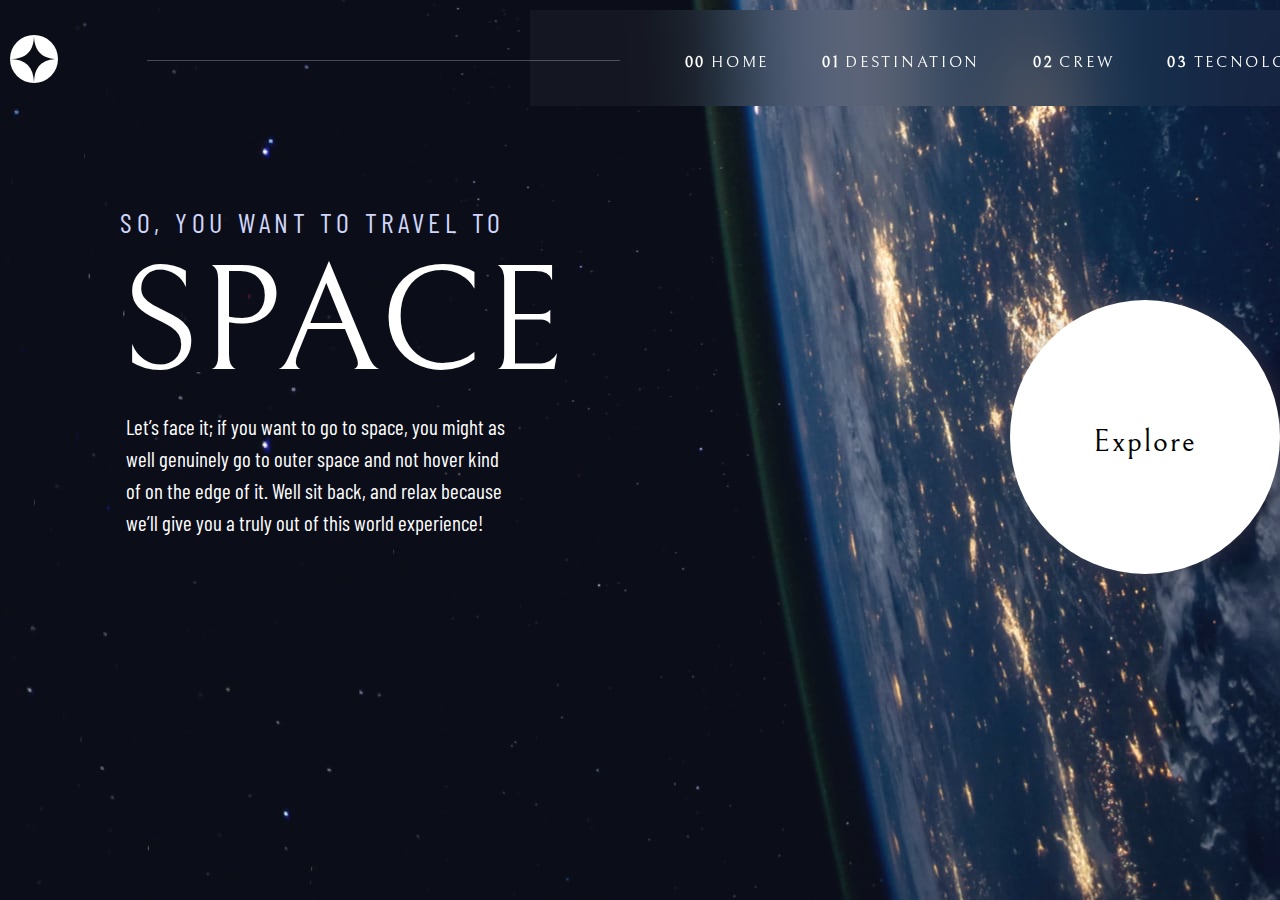
<file: starter-code/index.html>
<!DOCTYPE html>
<html lang="en">
  <head>
    <meta charset="UTF-8" />
    <meta name="viewport" content="width=device-width, initial-scale=1.0" />

    <link
      rel="icon"
      type="image/png"
      sizes="32x32"
      href="./assets/favicon-32x32.png" />

    <title>Frontend Mentor | Space tourism website</title>
    <link rel="stylesheet" href="assets/styles/style.css" />
    <link rel="stylesheet" href="assets/styles/header.css" />
    <link rel="stylesheet" href="assets/styles/content.css" />
    <link rel="preconnect" href="https://fonts.googleapis.com" />
    <link rel="preconnect" href="https://fonts.gstatic.com" crossorigin />
    <link
      href="https://fonts.googleapis.com/css2?family=Bellefair&display=swap"
      rel="stylesheet" />
    <link rel="preconnect" href="https://fonts.googleapis.com" />
    <link rel="preconnect" href="https://fonts.gstatic.com" crossorigin />
    <link
      href="https://fonts.googleapis.com/css2?family=Barlow+Condensed:wght@100;200;300;400&display=swap"
      rel="stylesheet" />
  </head>
  <body>
    <main class="container">
      <!-- Header and nav code starts here -->
      <header class="container_header" >
        <img src="/starter-code/assets/shared/icon-hamburger.svg" alt="burguer icon" id="burguer" onclick="clickMenu()">
        
        <nav class="container_header__nav" id="menu">
          <img src="/starter-code/assets/shared/logo.svg" alt="" class="logo" />
          <div class="retangle"></div>

          <ul class="container_header__list" id="burguer">
            <li class="container_header__item">
              <a href=""><span >00</span>Home</a>
            </li>
            <li class="container_header__item">
              <a href="/starter-code/destination-moon.html"><span>01</span>Destination</a>
            </li>
            <li class="container_header__item">
              <a href="/starter-code/crew-commander.html"><span>02</span>Crew</a>
            </li>
            <li class="container_header__item">
              <a href="/starter-code/technology-vehicle.html"><span>03</span>Tecnology</a>
            </li>
          </ul>
        </nav>
        <div class=".container_header__logo-mobile">
          <img src="/starter-code/assets/shared/logo.svg" alt="" class="logo_mobile">
        </div>
      </header>
      <!-- Header and nav code ends here -->

      <!-- content's code starts here -->
      <section class="container_content">
        <div class="container_content__text">
          <h2 class="container_content__title">SO, YOU WANT TO TRAVEL TO</h2>
          <h1 class="container_content__titleSpace">SPACE</h1>
          <p class="container_content__p">
            Let’s face it; if you want to go to space, you might as well
            genuinely go to outer space and not hover kind of on the edge of it.
            Well sit back, and relax because we’ll give you a truly out of this
            world experience!
          </p>
        </div>
        <div class="container_content__circle">
          <h1 class="container_content__explore"><a href="">Explore</a></h1>
        </div>
        
        <!-- content's code ends here -->
      </section>
    </main>

    <script>
      function clickMenu() {
          if (menu.style.display == 'block') {
            menu.style.display = 'none'
          } else {
            menu.style.display = 'block'
          }
      }
    </script>
  </body>
</html>
</file>
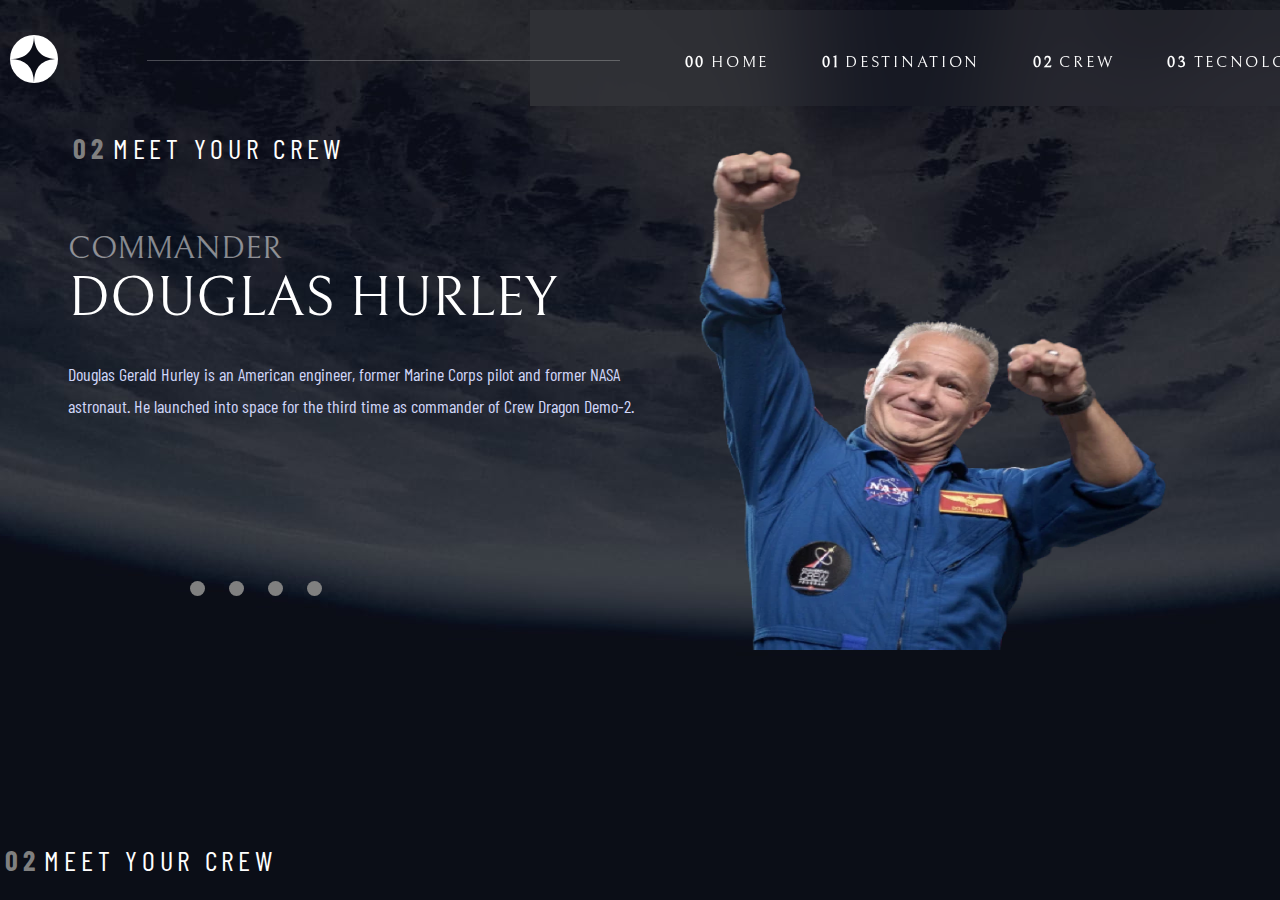
<file: starter-code/crew-commander.html>
<!DOCTYPE html>
<html lang="en">
  <head>
    <meta charset="UTF-8" />
    <meta name="viewport" content="width=device-width, initial-scale=1.0" />

    <link
      rel="icon"
      type="image/png"
      sizes="32x32"
      href="./assets/favicon-32x32.png" />

    <title>Frontend Mentor | Space tourism website</title>
    <link rel="stylesheet" href="assets/styles/style.css" />
    <link rel="stylesheet" href="assets/styles/header.css" />
    <link rel="stylesheet" href="assets/styles/content.css" />
    <link rel="stylesheet" href="assets/styles/destination.css" />
    <link rel="stylesheet" href="assets/styles/crew.css" />
    <link rel="preconnect" href="https://fonts.googleapis.com" />
    <link rel="preconnect" href="https://fonts.gstatic.com" crossorigin />
    <link
      href="https://fonts.googleapis.com/css2?family=Bellefair&display=swap"
      rel="stylesheet" />
    <link rel="preconnect" href="https://fonts.googleapis.com" />
    <link rel="preconnect" href="https://fonts.gstatic.com" crossorigin />
    <link
      href="https://fonts.googleapis.com/css2?family=Barlow+Condensed:wght@100;200;300;400&display=swap"
      rel="stylesheet" />
  </head>
  <body>
    <main class="container_crew">
      <!-- Header and nav code starts here -->
      <header class="container_header" >
        <img src="/starter-code/assets/shared/icon-hamburger.svg" alt="burguer icon" id="burguer" onclick="clickMenu()">
        
        <nav class="container_header__nav" id="menu">
          <img src="/starter-code/assets/shared/logo.svg" alt="" class="logo" />
          <div class="retangle"></div>

          <ul class="container_header__list" id="burguer">
            <li class="container_header__item">
              <a href="/starter-code/index.html"><span >00</span>Home</a>
            </li>
            <li class="container_header__item">
              <a href="/starter-code/destination-moon.html"><span>01</span>Destination</a>
            </li>
            <li class="container_header__item">
              <a href="/starter-code/crew-commander.html"><span>02</span>Crew</a>
            </li>
            <li class="container_header__item">
              <a href="technology-vehicle.html"><span>03</span>Tecnology</a>
            </li>
          </ul>
        </nav>
        <img src="/starter-code/assets/shared/logo.svg" alt="" class="logo_mobile">
      </header>
      <!-- Header and nav code ends here -->

      <section class="container_crew__infos">
        <div class="container_crew__info">
          <h1 class="container_crew__h1">
            <span class="container_crew__span">02</span>Meet your crew
          </h1>
          <h2 class="container_crew__person" >Commander</h2>
          <h1 class="container_crew__name" >Douglas Hurley</h1>
          <p class="container_crew__p" >
            Douglas Gerald Hurley is an American engineer, former Marine Corps
            pilot and former NASA astronaut. He launched into space for the
            third time as commander of Crew Dragon Demo-2.
          </p>

          
        </div>
        <div class="container_crew__carousel" >
          <a href="./crew-commander.html" 
            ><button class="container_crew__carouselButton"></button
          ></a>
          <a href="./crew-specialist.html"
            ><button class="container_crew__carouselButton"></button
          ></a>
          <a href="./crew-pilot.html"
            ><button class="container_crew__carouselButton"></button
          ></a>
          <a href="./crew-engineer.html"
            ><button class="container_crew__carouselButton"></button
          ></a>
        </div>

        <div class="container_crew__img" >
          <img
            src="/starter-code/assets/crew/image-douglas-hurley.webp"
            alt="image about the commander celebrating" class="container_crew__pilot" />
        </div>
      </section>

      <section class="container_crew__infos-mobile">
        <div class="container_crew__info">
          <h1 class="container_crew__h1">
            <span class="container_crew__span">02</span>Meet your crew
          </h1>
        </div>
        <div class="container_crew__img" >
          <img
            src="/starter-code/assets/crew/image-douglas-hurley.webp"
            alt="image about the commander celebrating" class="container_crew__pilot" />
          <img
            src="/starter-code/assets/shared/Rectangle.svg"
            alt="image about the commander celebrating" class="container_crew__retangle" />
        </div>  
        <div class="container_crew__carousel" >
          <a href="./crew-commander.html" 
            ><button class="container_crew__carouselButton"></button
          ></a>
          <a href="./crew-specialist.html"
            ><button class="container_crew__carouselButton"></button
          ></a>
          <a href="./crew-pilot.html"
            ><button class="container_crew__carouselButton"></button
          ></a>
          <a href="./crew-engineer.html"
            ><button class="container_crew__carouselButton"></button
          ></a>
        </div>
        <div class="container_crew__info-mobile">
          <h2 class="container_crew__person" >Commander</h2>
          <h1 class="container_crew__name" >Douglas Hurley</h1>
          <p class="container_crew__p" >
            Douglas Gerald Hurley is an American engineer, former Marine Corps
            pilot and former NASA astronaut. He launched into space for the
            third time as commander of Crew Dragon Demo-2.
          </p>
        </div>
          
      </section>
    </main>
    <script>
      function clickMenu() {
          if (menu.style.display == 'block') {
            menu.style.display = 'none'
          } else {
            menu.style.display = 'block'
          }
      }
    </script>
  </body>
</html>
</file>
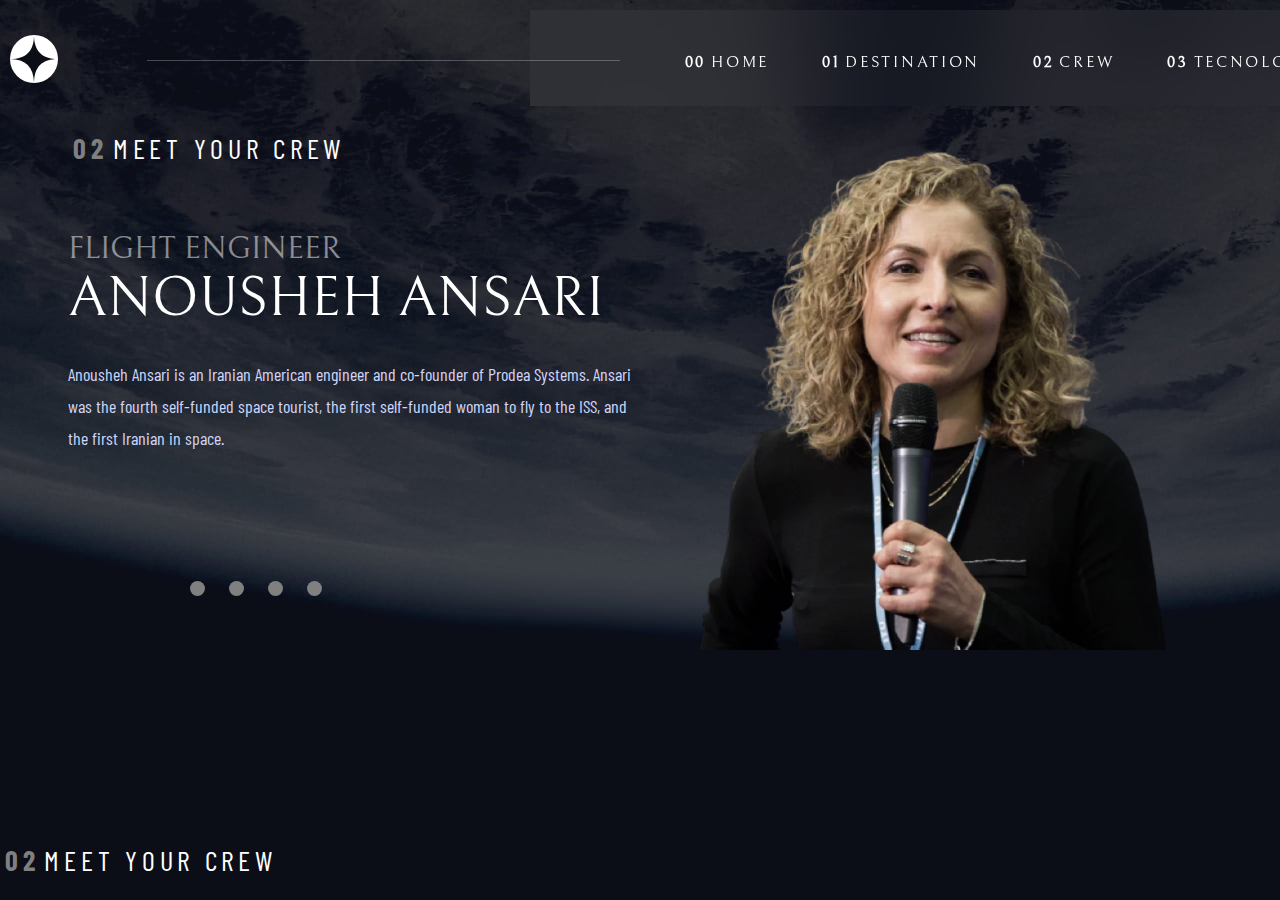
<file: starter-code/crew-engineer.html>
<!DOCTYPE html>
<html lang="en">
  <head>
    <meta charset="UTF-8" />
    <meta name="viewport" content="width=device-width, initial-scale=1.0" />

    <link
      rel="icon"
      type="image/png"
      sizes="32x32"
      href="./assets/favicon-32x32.png" />

    <title>Frontend Mentor | Space tourism website</title>
    <link rel="stylesheet" href="assets/styles/style.css" />
    <link rel="stylesheet" href="assets/styles/header.css" />
    <link rel="stylesheet" href="assets/styles/content.css" />
    <link rel="stylesheet" href="assets/styles/destination.css" />
    <link rel="stylesheet" href="assets/styles/crew.css" />
    <link rel="preconnect" href="https://fonts.googleapis.com" />
    <link rel="preconnect" href="https://fonts.gstatic.com" crossorigin />
    <link
      href="https://fonts.googleapis.com/css2?family=Bellefair&display=swap"
      rel="stylesheet" />
    <link rel="preconnect" href="https://fonts.googleapis.com" />
    <link rel="preconnect" href="https://fonts.gstatic.com" crossorigin />
    <link
      href="https://fonts.googleapis.com/css2?family=Barlow+Condensed:wght@100;200;300;400&display=swap"
      rel="stylesheet" />
  </head>
  <body>
    <main class="container_crew">
      <!-- Header and nav code starts here -->
      <header class="container_header">
        <img
          src="/starter-code/assets/shared/icon-hamburger.svg"
          alt="burguer icon"
          id="burguer"
          onclick="clickMenu()" />

        <nav class="container_header__nav" id="menu">
          <img src="/starter-code/assets/shared/logo.svg" alt="" class="logo" />
          <div class="retangle"></div>

          <ul class="container_header__list" id="burguer">
            <li class="container_header__item">
              <a href=""><span>00</span>Home</a>
            </li>
            <li class="container_header__item">
              <a href="/starter-code/destination-moon.html"
                ><span>01</span>Destination</a
              >
            </li>
            <li class="container_header__item">
              <a href="/starter-code/crew-commander.html"
                ><span>02</span>Crew</a
              >
            </li>
            <li class="container_header__item">
              <a href="technology-vehicle.html"><span>03</span>Tecnology</a>
            </li>
          </ul>
        </nav>
        <img
          src="/starter-code/assets/shared/logo.svg"
          alt=""
          class="logo_mobile" />
      </header>
      <!-- Header and nav code ends here -->

      <section class="container_crew__infos">
        <div class="container_crew__info">
          <h1 class="container_crew__h1">
            <span class="container_crew__span">02</span>Meet your crew
          </h1>
          <h2 class="container_crew__person">Flight Engineer</h2>
          <h1 class="container_crew__name">Anousheh Ansari</h1>
          <p class="container_crew__p">
            Anousheh Ansari is an Iranian American engineer and co-founder of
            Prodea Systems. Ansari was the fourth self-funded space tourist, the
            first self-funded woman to fly to the ISS, and the first Iranian in
            space.
          </p>
        </div>
        <div class="container_crew__carousel">
          <a href="./crew-commander.html"
            ><button class="container_crew__carouselButton"></button
          ></a>
          <a href="./crew-specialist.html"
            ><button class="container_crew__carouselButton"></button
          ></a>
          <a href="./crew-pilot.html"
            ><button class="container_crew__carouselButton"></button
          ></a>
          <a href="./crew-engineer.html"
            ><button class="container_crew__carouselButton"></button
          ></a>
        </div>

        <div class="container_crew__img">
          <img
            src="/starter-code/assets/crew/image-anousheh-ansari.webp"
            alt="image about the commander celebrating"
            class="container_crew__pilot" />
        </div>
      </section>
      <section class="container_crew__infos-mobile">
        <div class="container_crew__info">
          <h1 class="container_crew__h1">
            <span class="container_crew__span">02</span>Meet your crew
          </h1>
        </div>
        <div class="container_crew__img" >
          <img
            src="/starter-code/assets/crew/image-anousheh-ansari.webp"
            alt="image about the commander celebrating" class="container_crew__pilot" />
          <img
            src="/starter-code/assets/shared/Rectangle.svg"
            alt="image about the commander celebrating" class="container_crew__retangle" />
        </div>  
        <div class="container_crew__carousel" >
          <a href="./crew-commander.html" 
            ><button class="container_crew__carouselButton"></button
          ></a>
          <a href="./crew-specialist.html"
            ><button class="container_crew__carouselButton"></button
          ></a>
          <a href="./crew-pilot.html"
            ><button class="container_crew__carouselButton"></button
          ></a>
          <a href="./crew-engineer.html"
            ><button class="container_crew__carouselButton"></button
          ></a>
        </div>
        <div class="container_crew__info-mobile">
          <h2 class="container_crew__person" >flight Engineer</h2>
          <h1 class="container_crew__name" >Anousheh Ansari</h1>
          <p class="container_crew__p" >
            Anousheh Ansari is an Iranian American engineer and co-founder of Prodea Systems. Ansari was the fourth self-funded space tourist, the first self-funded woman to fly to the ISS, and the first Iranian in space. 
          </p>
        </div>
          
      </section>
    </main>
    <script>
      function clickMenu() {
        if (menu.style.display == "block") {
          menu.style.display = "none";
        } else {
          menu.style.display = "block";
        }
      }
    </script>
  </body>
</html>
</file>
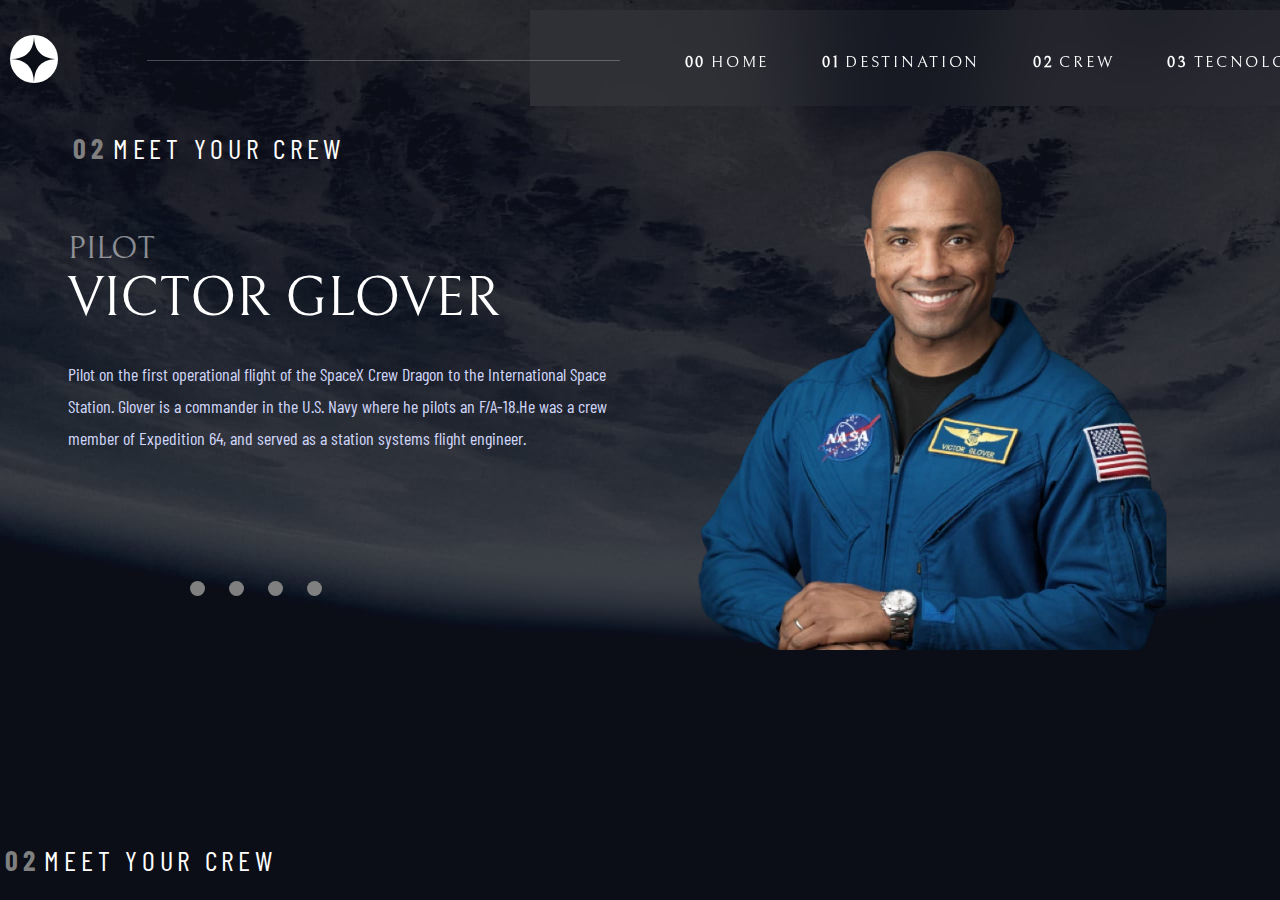
<file: starter-code/crew-pilot.html>
<!DOCTYPE html>
<html lang="en">
  <head>
    <meta charset="UTF-8" />
    <meta name="viewport" content="width=device-width, initial-scale=1.0" />

    <link
      rel="icon"
      type="image/png"
      sizes="32x32"
      href="./assets/favicon-32x32.png" />

    <title>Frontend Mentor | Space tourism website</title>
    <link rel="stylesheet" href="assets/styles/style.css" />
    <link rel="stylesheet" href="assets/styles/header.css" />
    <link rel="stylesheet" href="assets/styles/content.css" />
    <link rel="stylesheet" href="assets/styles/destination.css" />
    <link rel="stylesheet" href="assets/styles/crew.css" />
    <link rel="preconnect" href="https://fonts.googleapis.com" />
    <link rel="preconnect" href="https://fonts.gstatic.com" crossorigin />
    <link
      href="https://fonts.googleapis.com/css2?family=Bellefair&display=swap"
      rel="stylesheet" />
    <link rel="preconnect" href="https://fonts.googleapis.com" />
    <link rel="preconnect" href="https://fonts.gstatic.com" crossorigin />
    <link
      href="https://fonts.googleapis.com/css2?family=Barlow+Condensed:wght@100;200;300;400&display=swap"
      rel="stylesheet" />
  </head>
  <body>
    <main class="container_crew">
      <!-- Header and nav code starts here -->
      <header class="container_header" >
        <img src="/starter-code/assets/shared/icon-hamburger.svg" alt="burguer icon" id="burguer" onclick="clickMenu()">
        
        <nav class="container_header__nav" id="menu">
          <img src="/starter-code/assets/shared/logo.svg" alt="" class="logo" />
          <div class="retangle"></div>

          <ul class="container_header__list" id="burguer">
            <li class="container_header__item">
              <a href=""><span >00</span>Home</a>
            </li>
            <li class="container_header__item">
              <a href="/starter-code/destination-moon.html"><span>01</span>Destination</a>
            </li>
            <li class="container_header__item">
              <a href="/starter-code/crew-commander.html"><span>02</span>Crew</a>
            </li>
            <li class="container_header__item">
              <a href="technology-vehicle.html"><span>03</span>Tecnology</a>
            </li>
          </ul>
        </nav>
        <img src="/starter-code/assets/shared/logo.svg" alt="" class="logo_mobile">
      </header>
      <!-- Header and nav code ends here -->

      <section class="container_crew__infos">
        <div class="container_crew__info">
          <h1 class="container_crew__h1">
            <span class="container_crew__span">02</span>Meet your crew
          </h1>
          <h2 class="container_crew__person">Pilot</h2>
          <h1 class="container_crew__name">Victor Glover</h1>
          <p class="container_crew__p">
            Pilot on the first operational flight of the SpaceX Crew Dragon to the International Space Station. Glover is a commander in the U.S. Navy where he pilots an F/A-18.He was a crew member of Expedition 64, and served as a station systems flight engineer. 
          </p>

          
        </div>
        <div class="container_crew__carousel">
          <a href="./crew-commander.html" 
            ><button class="container_crew__carouselButton"></button
          ></a>
          <a href="./crew-specialist.html"
            ><button class="container_crew__carouselButton"></button
          ></a>
          <a href="./crew-pilot.html"
            ><button class="container_crew__carouselButton"></button
          ></a>
          <a href="./crew-engineer.html"
            ><button class="container_crew__carouselButton"></button
          ></a>
        </div>

        <div class="container_crew__img">
          <img
            src="/starter-code/assets/crew/image-victor-glover.webp"
            alt="image about the commander celebrating" class="container_crew__pilot" />
        </div>
      </section>
      <section class="container_crew__infos-mobile">
        <div class="container_crew__info">
          <h1 class="container_crew__h1">
            <span class="container_crew__span">02</span>Meet your crew
          </h1>
        </div>
        <div class="container_crew__img" >
          <img
            src="/starter-code/assets/crew/image-victor-glover.webp"
            alt="image about the commander celebrating" class="container_crew__pilot" />
          <img
            src="/starter-code/assets/shared/Rectangle.svg"
            alt="image about the commander celebrating" class="container_crew__retangle" />
        </div>  
        <div class="container_crew__carousel" >
          <a href="./crew-commander.html" 
            ><button class="container_crew__carouselButton"></button
          ></a>
          <a href="./crew-specialist.html"
            ><button class="container_crew__carouselButton"></button
          ></a>
          <a href="./crew-pilot.html"
            ><button class="container_crew__carouselButton"></button
          ></a>
          <a href="./crew-engineer.html"
            ><button class="container_crew__carouselButton"></button
          ></a>
        </div>
        <div class="container_crew__info-mobile">
          <h2 class="container_crew__person" >Pilot</h2>
          <h1 class="container_crew__name" >Victor Glover</h1>
          <p class="container_crew__p" >
            Pilot on the first operational flight of the SpaceX Crew Dragon to the International Space Station. Glover is a commander in the U.S. Navy where he pilots an F/A-18.He was a crew member of Expedition 64, and served as a station systems flight engineer. 
          </p>
        </div>
          
      </section>
    </main>
    <script>
      function clickMenu() {
          if (menu.style.display == 'block') {
            menu.style.display = 'none'
          } else {
            menu.style.display = 'block'
          }
      }
    </script>
  </body>
</html>
</file>
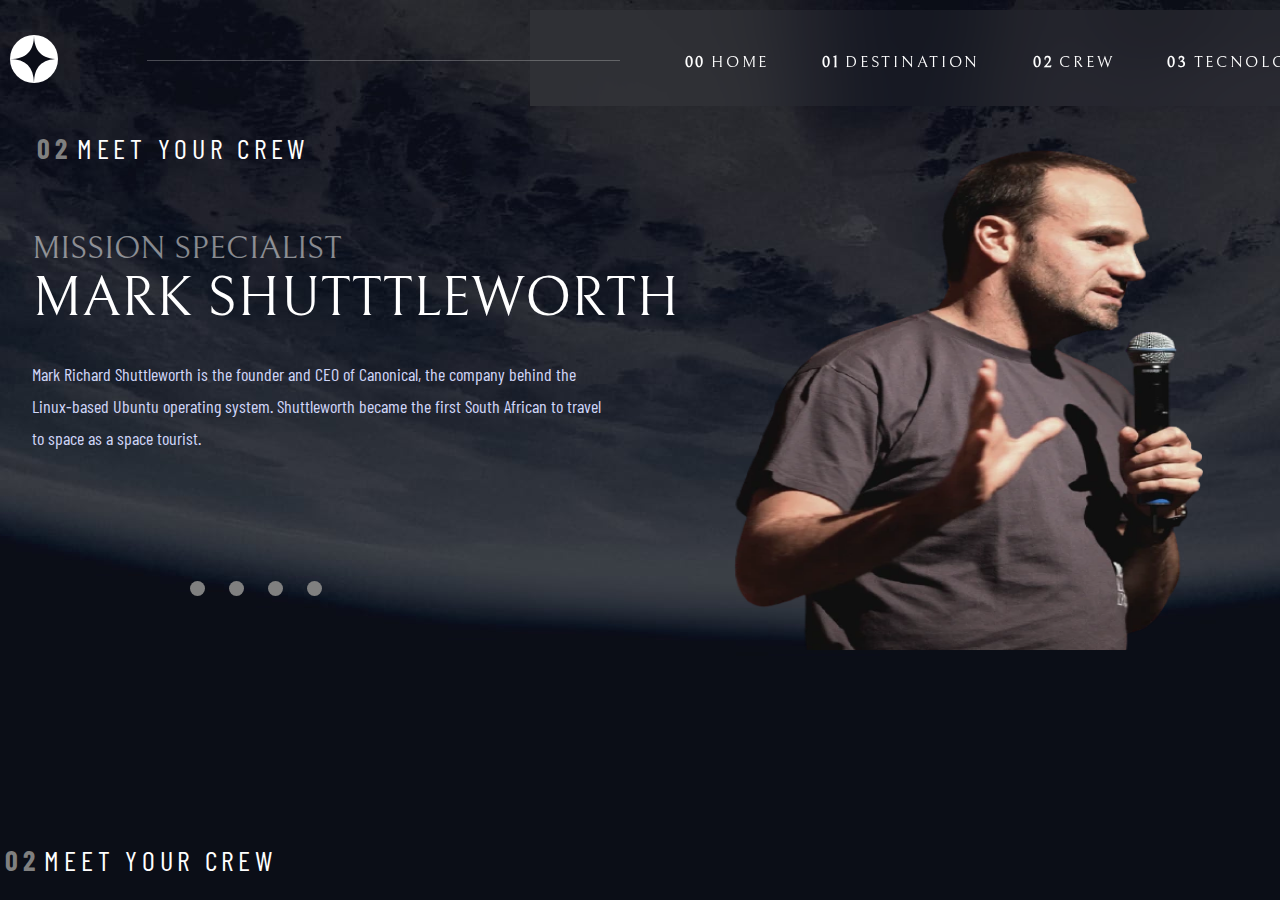
<file: starter-code/crew-specialist.html>
<!DOCTYPE html>
<html lang="en">
  <head>
    <meta charset="UTF-8" />
    <meta name="viewport" content="width=device-width, initial-scale=1.0" />

    <link
      rel="icon"
      type="image/png"
      sizes="32x32"
      href="./assets/favicon-32x32.png" />

    <title>Frontend Mentor | Space tourism website</title>
    <link rel="stylesheet" href="assets/styles/style.css" />
    <link rel="stylesheet" href="assets/styles/header.css" />
    <link rel="stylesheet" href="assets/styles/content.css" />
    <link rel="stylesheet" href="assets/styles/destination.css" />
    <link rel="stylesheet" href="assets/styles/crew.css" />
    <link rel="preconnect" href="https://fonts.googleapis.com" />
    <link rel="preconnect" href="https://fonts.gstatic.com" crossorigin />
    <link
      href="https://fonts.googleapis.com/css2?family=Bellefair&display=swap"
      rel="stylesheet" />
    <link rel="preconnect" href="https://fonts.googleapis.com" />
    <link rel="preconnect" href="https://fonts.gstatic.com" crossorigin />
    <link
      href="https://fonts.googleapis.com/css2?family=Barlow+Condensed:wght@100;200;300;400&display=swap"
      rel="stylesheet" />
  </head>
  <body>
    <main class="container_crew">
      <!-- Header and nav code starts here -->
      <header class="container_header" >
        <img src="/starter-code/assets/shared/icon-hamburger.svg" alt="burguer icon" id="burguer" onclick="clickMenu()">
        
        <nav class="container_header__nav" id="menu">
          <img src="/starter-code/assets/shared/logo.svg" alt="" class="logo" />
          <div class="retangle"></div>

          <ul class="container_header__list" id="burguer">
            <li class="container_header__item">
              <a href=""><span >00</span>Home</a>
            </li>
            <li class="container_header__item">
              <a href="/starter-code/destination-moon.html"><span>01</span>Destination</a>
            </li>
            <li class="container_header__item">
              <a href="/starter-code/crew-commander.html"><span>02</span>Crew</a>
            </li>
            <li class="container_header__item">
              <a href="technology-vehicle.html"><span>03</span>Tecnology</a>
            </li>
          </ul>
        </nav>
        <img src="/starter-code/assets/shared/logo.svg" alt="" class="logo_mobile">
      </header>
      <!-- Header and nav code ends here -->

      <section class="container_crew__infos">
        <div class="container_crew__info">
          <h1 class="container_crew__h1">
            <span class="container_crew__span">02</span>Meet your crew
          </h1>
          <h2 class="container_crew__person">Mission Specialist</h2>
          <h1 class="container_crew__name">Mark Shutttleworth</h1>
          <p class="container_crew__p">
            Mark Richard Shuttleworth is the founder and CEO of Canonical, the company behind the Linux-based Ubuntu operating system. Shuttleworth became the first South African to travel to space as a space tourist.
          </p>

          
        </div>
        <div class="container_crew__carousel">
          <a href="./crew-commander.html" 
            ><button class="container_crew__carouselButton"></button
          ></a>
          <a href="./crew-specialist.html"
            ><button class="container_crew__carouselButton"></button
          ></a>
          <a href="./crew-pilot.html"
            ><button class="container_crew__carouselButton"></button
          ></a>
          <a href="./crew-engineer.html"
            ><button class="container_crew__carouselButton"></button
          ></a>
        </div>

        <div class="container_crew__img">
          <img
            src="/starter-code/assets/crew/image-mark-shuttleworth.webp"
            alt="image about the commander celebrating" class="container_crew__pilot" />
        </div>
      </section>
      <section class="container_crew__infos-mobile">
        <div class="container_crew__info">
          <h1 class="container_crew__h1">
            <span class="container_crew__span">02</span>Meet your crew
          </h1>
        </div>
        <div class="container_crew__img" >
          <img
            src="/starter-code/assets/crew/image-mark-shuttleworth.webp"
            alt="image about the commander celebrating" class="container_crew__pilot" />
          <img
            src="/starter-code/assets/shared/Rectangle.svg"
            alt="image about the commander celebrating" class="container_crew__retangle" />
        </div>  
        <div class="container_crew__carousel" >
          <a href="./crew-commander.html" 
            ><button class="container_crew__carouselButton"></button
          ></a>
          <a href="./crew-specialist.html"
            ><button class="container_crew__carouselButton"></button
          ></a>
          <a href="./crew-pilot.html"
            ><button class="container_crew__carouselButton"></button
          ></a>
          <a href="./crew-engineer.html"
            ><button class="container_crew__carouselButton"></button
          ></a>
        </div>
        <div class="container_crew__info-mobile">
          <h2 class="container_crew__person" >Mission Specialist</h2>
          <h1 class="container_crew__name" >Mark Shuttleworth</h1>
          <p class="container_crew__p" >
            Mark Richard Shuttleworth is the founder and CEO of Canonical, the company behind the Linux-based Ubuntu operating system. Shuttleworth became the first South African to travel to space as a space tourist.
          </p>
        </div>
          
      </section>
    </main>
    <script>
      function clickMenu() {
          if (menu.style.display == 'block') {
            menu.style.display = 'none'
          } else {
            menu.style.display = 'block'
          }
      }
    </script>
  </body>
</html>
</file>
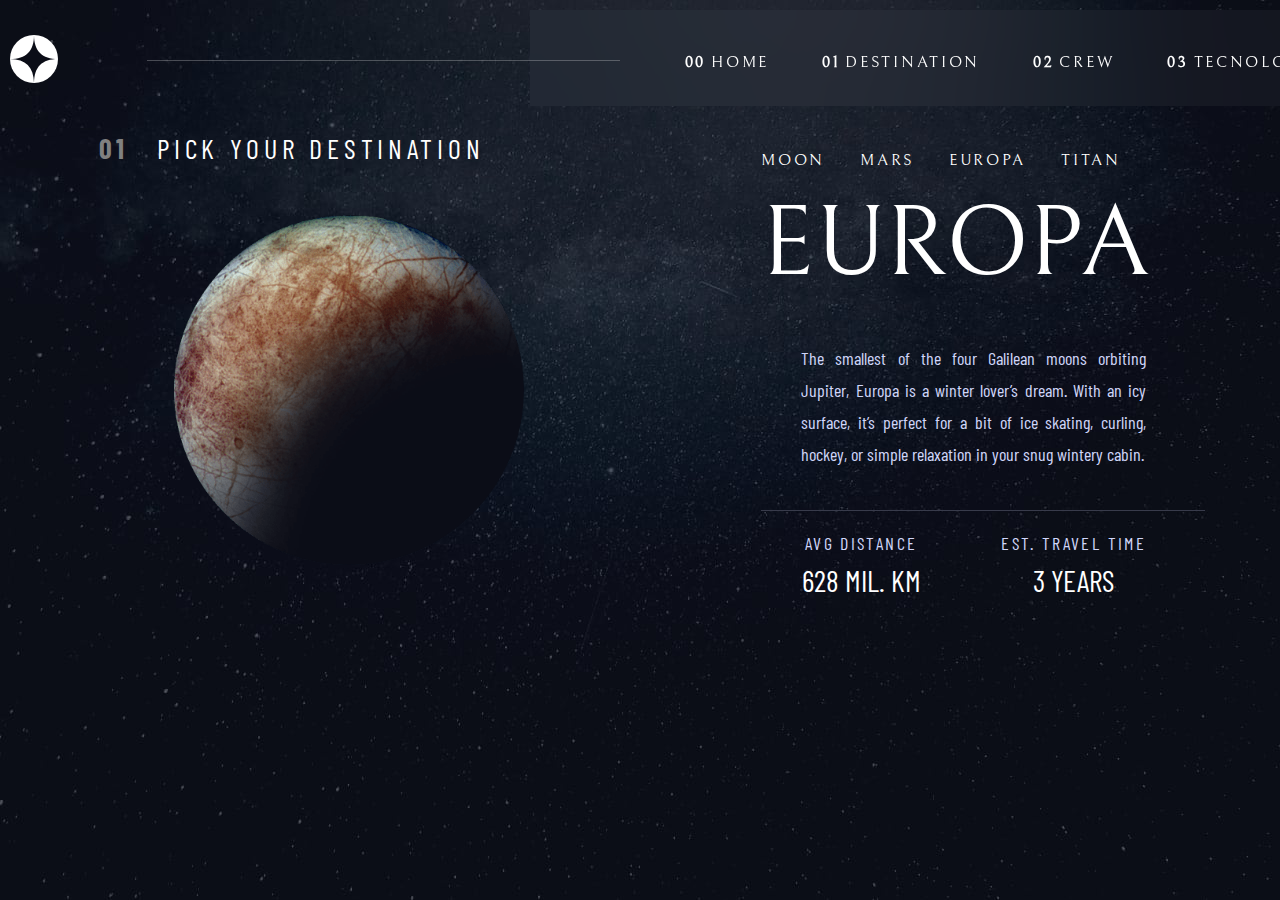
<file: starter-code/destination-europa.html>
<!DOCTYPE html>
<html lang="en">
  <head>
    <meta charset="UTF-8" />
    <meta name="viewport" content="width=device-width, initial-scale=1.0" />

    <link
      rel="icon"
      type="image/png"
      sizes="32x32"
      href="./assets/favicon-32x32.png" />

    <title>Frontend Mentor | Space tourism website</title>
    <link rel="stylesheet" href="assets/styles/style.css" />
    <link rel="stylesheet" href="assets/styles/header.css" />
    <link rel="stylesheet" href="assets/styles/content.css" />
    <link rel="stylesheet" href="assets/styles/destination.css" />
    <link rel="preconnect" href="https://fonts.googleapis.com" />
    <link rel="preconnect" href="https://fonts.gstatic.com" crossorigin />
    <link
      href="https://fonts.googleapis.com/css2?family=Bellefair&display=swap"
      rel="stylesheet" />
    <link rel="preconnect" href="https://fonts.googleapis.com" />
    <link rel="preconnect" href="https://fonts.gstatic.com" crossorigin />
    <link
      href="https://fonts.googleapis.com/css2?family=Barlow+Condensed:wght@100;200;300;400&display=swap"
      rel="stylesheet" />
  </head>
  <body>
    <main class="container_destination">
      <!-- Header and nav code starts here -->
      <header class="container_header" >
        <img src="/starter-code/assets/shared/icon-hamburger.svg" alt="burguer icon" id="burguer" onclick="clickMenu()">
        
        <nav class="container_header__nav" id="menu">
          <img src="/starter-code/assets/shared/logo.svg" alt="" class="logo" />
          <div class="retangle"></div>

          <ul class="container_header__list" id="burguer">
            <li class="container_header__item">
              <a href="/starter-code/index.html"><span >00</span>Home</a>
            </li>
            <li class="container_header__item">
              <a href="/starter-code/destination-moon.html"><span>01</span>Destination</a>
            </li>
            <li class="container_header__item">
              <a href="/starter-code/crew-commander.html"><span>02</span>Crew</a>
            </li>
            <li class="container_header__item">
              <a href="technology-vehicle.html"><span>03</span>Tecnology</a>
            </li>
          </ul>
        </nav>
        <img src="/starter-code/assets/shared/logo.svg" alt="" class="logo_mobile">
      </header>
      <!-- Header and nav code ends here -->

      <section class="container_moon">
        <div class="container_moon_title">
          <h1 class="container_moon__h1">
            <span class="container_moon__span">01</span>Pick your Destination
          </h1>
          <img
            class="container_moon__img"
            src="./assets/destination/image-europa.png"
            alt="picture about the moon" />
        </div>

        <div class="container_moon__content">
          <ul class="container_moon__list">
            <li class="container_moon__item"><a href="/starter-code/destination-moon.html">Moon</a></li>
            <li class="container_moon__item"><a href="/starter-code/destination-mars.html">Mars</a></li>
            <li class="container_moon__item"><a href="/starter-code/destination-europa.html">Europa</a></li>
            <li class="container_moon__item"><a href="/starter-code/destination-titan.html">Titan</a></li>
          </ul>
          <h1 class="container_moon__title">EUROPA</h1>
          <p class="container_moon__p">
            The smallest of the four Galilean moons orbiting Jupiter, Europa is a winter lover’s dream. With an icy surface, it’s perfect for a bit of ice skating, curling, hockey, or simple relaxation in your snug wintery cabin.
          </p>
          <div class="container_moon__retangle"></div>
          
          <div class="container_moon__details">
            <div class="container_details__distance">
              <h2 class="container_details__h2">Avg Distance</h2>
              <h1 class="container_details__h1">628 MIL. km</h1>
            </div>
            <div class="container_details__time">
              <h2 class="container_details__h2">Est. Travel Time</h2>
              <h1 class="container_details__h1">3 years</h1>
            </div>
          </div>
        </div>
      </section>
    </main>
    <script>
      function clickMenu() {
          if (menu.style.display == 'block') {
            menu.style.display = 'none'
          } else {
            menu.style.display = 'block'
          }
      }
    </script>
  </body>
</html>
</file>
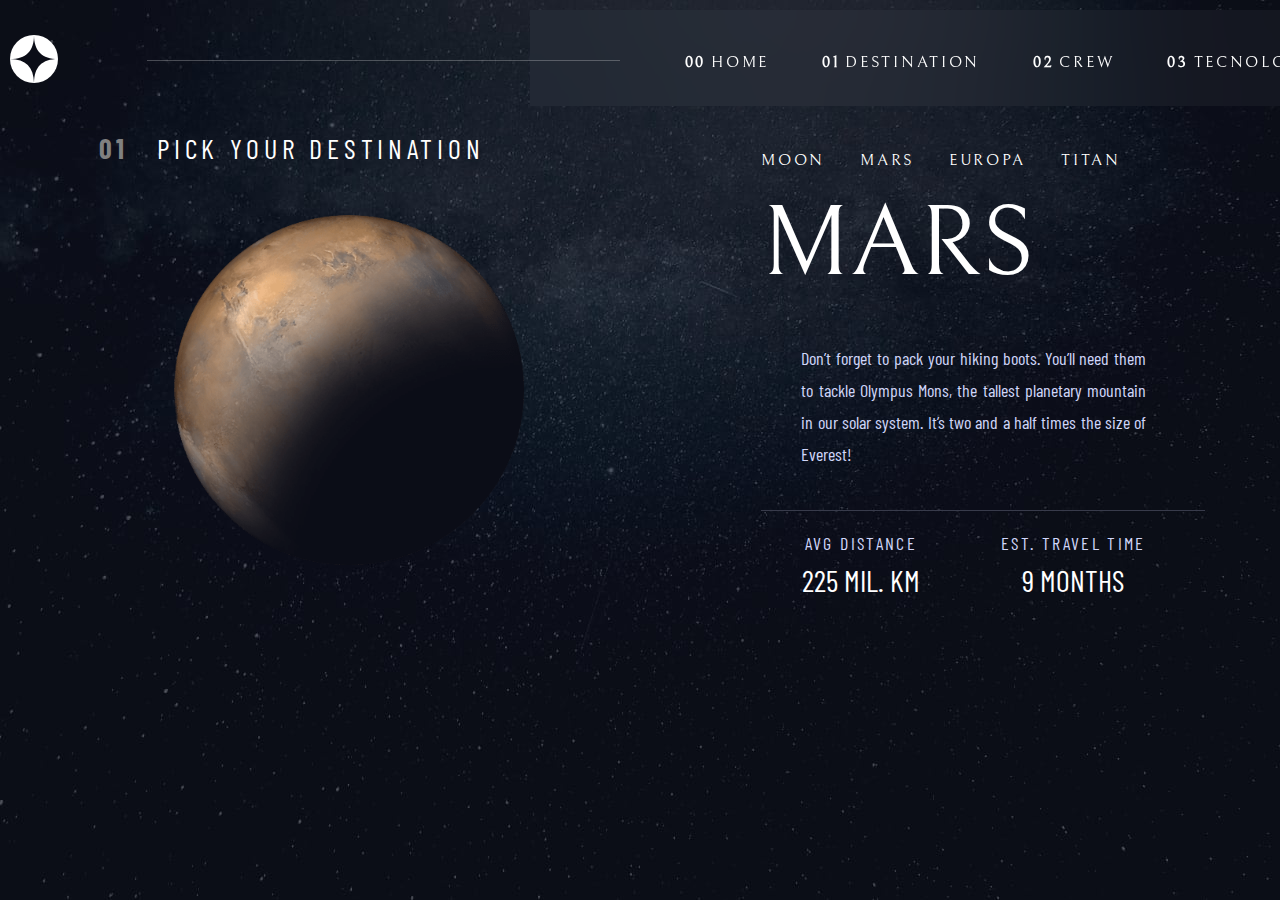
<file: starter-code/destination-mars.html>
<!DOCTYPE html>
<html lang="en">
  <head>
    <meta charset="UTF-8" />
    <meta name="viewport" content="width=device-width, initial-scale=1.0" />

    <link
      rel="icon"
      type="image/png"
      sizes="32x32"
      href="./assets/favicon-32x32.png" />

    <title>Frontend Mentor | Space tourism website</title>
    <link rel="stylesheet" href="assets/styles/style.css" />
    <link rel="stylesheet" href="assets/styles/header.css" />
    <link rel="stylesheet" href="assets/styles/content.css" />
    <link rel="stylesheet" href="assets/styles/destination.css" />
    <link rel="preconnect" href="https://fonts.googleapis.com" />
    <link rel="preconnect" href="https://fonts.gstatic.com" crossorigin />
    <link
      href="https://fonts.googleapis.com/css2?family=Bellefair&display=swap"
      rel="stylesheet" />
    <link rel="preconnect" href="https://fonts.googleapis.com" />
    <link rel="preconnect" href="https://fonts.gstatic.com" crossorigin />
    <link
      href="https://fonts.googleapis.com/css2?family=Barlow+Condensed:wght@100;200;300;400&display=swap"
      rel="stylesheet" />
  </head>
  <body>
    <main class="container_destination">
      <!-- Header and nav code starts here -->
      <header class="container_header" >
        <img src="/starter-code/assets/shared/icon-hamburger.svg" alt="burguer icon" id="burguer" onclick="clickMenu()">
        
        <nav class="container_header__nav" id="menu">
          <img src="/starter-code/assets/shared/logo.svg" alt="" class="logo" />
          <div class="retangle"></div>

          <ul class="container_header__list" id="burguer">
            <li class="container_header__item">
              <a href="/starter-code/index.html"><span >00</span>Home</a>
            </li>
            <li class="container_header__item">
              <a href="/starter-code/destination-moon.html"><span>01</span>Destination</a>
            </li>
            <li class="container_header__item">
              <a href="/starter-code/crew-commander.html"><span>02</span>Crew</a>
            </li>
            <li class="container_header__item">
              <a href="technology-vehicle.html"><span>03</span>Tecnology</a>
            </li>
          </ul>
        </nav>
        <img src="/starter-code/assets/shared/logo.svg" alt="" class="logo_mobile">
      </header>
      <!-- Header and nav code ends here -->

      <section class="container_moon">
        <div class="container_moon_title">
          <h1 class="container_moon__h1">
            <span class="container_moon__span">01</span>Pick your Destination
          </h1>
          <img
            class="container_moon__img"
            src="./assets/destination/image-mars.png"
            alt="picture about the moon" />
        </div>

        <div class="container_moon__content">
          <ul class="container_moon__list">
            <li class="container_moon__item"><a href="/starter-code/destination-moon.html">Moon</a></li>
            <li class="container_moon__item"><a href="/starter-code/destination-mars.html">Mars</a></li>
            <li class="container_moon__item"><a href="/starter-code/destination-europa.html">Europa</a></li>
            <li class="container_moon__item"><a href="/starter-code/destination-titan.html">Titan</a></li>
          </ul>
          <h1 class="container_moon__title">MARS</h1>
          <p class="container_moon__p">
            Don’t forget to pack your hiking boots. You’ll need them to tackle Olympus Mons, the tallest planetary mountain in our solar system. It’s two and a half times the size of Everest!
          </p>
          <div class="container_moon__retangle"></div>
          
          <div class="container_moon__details">
            <div class="container_details__distance">
              <h2 class="container_details__h2">Avg Distance</h2>
              <h1 class="container_details__h1">225 MIL. km</h1>
            </div>
            <div class="container_details__time">
              <h2 class="container_details__h2">Est. Travel Time</h2>
              <h1 class="container_details__h1">9 months</h1>
            </div>
          </div>
        </div>
      </section>
    </main>
    <script>
      function clickMenu() {
          if (menu.style.display == 'block') {
            menu.style.display = 'none'
          } else {
            menu.style.display = 'block'
          }
      }
    </script>
  </body>
</html>
</file>
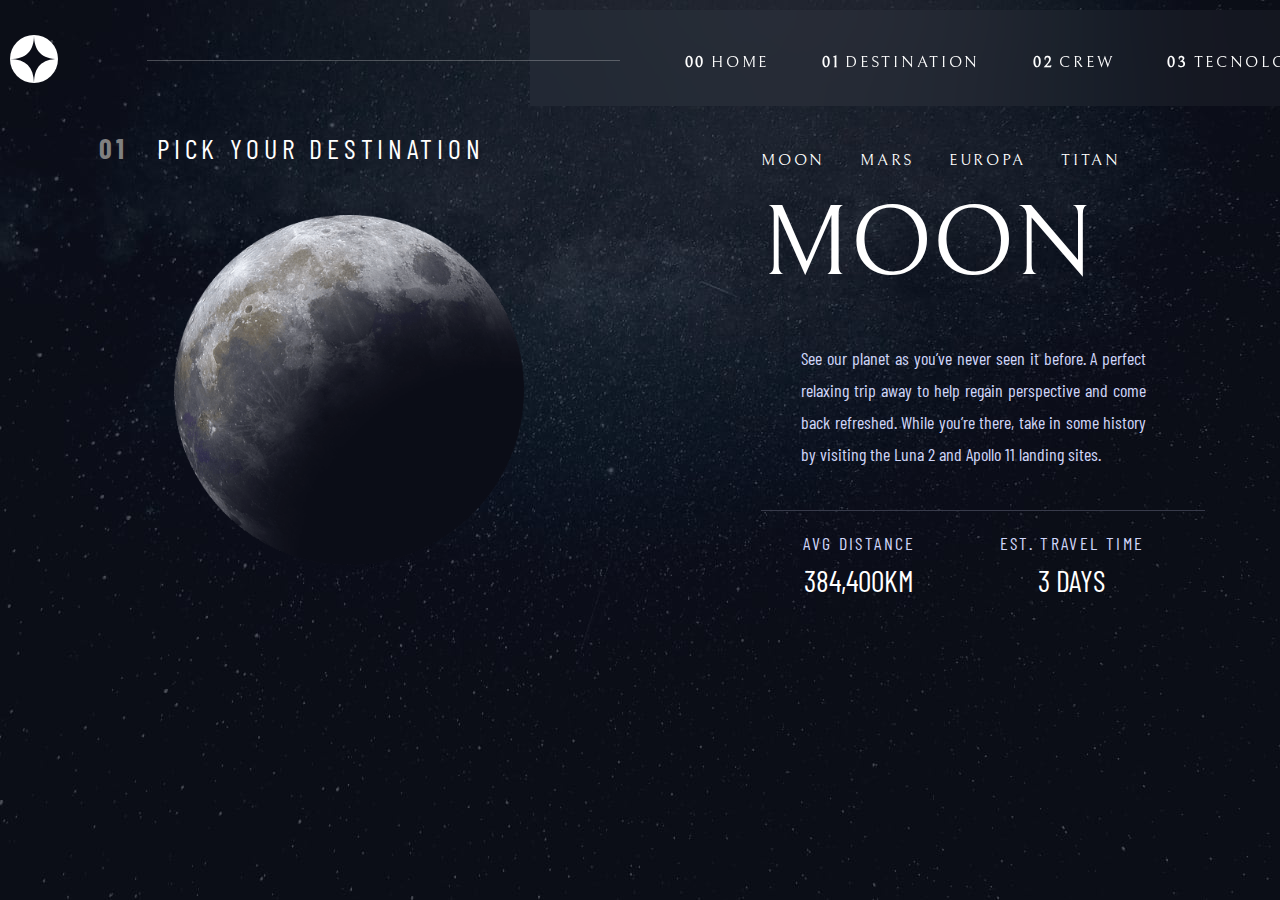
<file: starter-code/destination-moon.html>
<!DOCTYPE html>
<html lang="en">
  <head>
    <meta charset="UTF-8" />
    <meta name="viewport" content="width=device-width, initial-scale=1.0" />

    <link
      rel="icon"
      type="image/png"
      sizes="32x32"
      href="./assets/favicon-32x32.png" />

    <title>Frontend Mentor | Space tourism website</title>
    <link rel="stylesheet" href="assets/styles/style.css" />
    <link rel="stylesheet" href="assets/styles/header.css" />
    <link rel="stylesheet" href="assets/styles/content.css" />
    <link rel="stylesheet" href="assets/styles/destination.css" />
    <link rel="preconnect" href="https://fonts.googleapis.com" />
    <link rel="preconnect" href="https://fonts.gstatic.com" crossorigin />
    <link
      href="https://fonts.googleapis.com/css2?family=Bellefair&display=swap"
      rel="stylesheet" />
    <link rel="preconnect" href="https://fonts.googleapis.com" />
    <link rel="preconnect" href="https://fonts.gstatic.com" crossorigin />
    <link
      href="https://fonts.googleapis.com/css2?family=Barlow+Condensed:wght@100;200;300;400&display=swap"
      rel="stylesheet" />
  </head>
  <body>
    <main class="container_destination">
      <!-- Header and nav code starts here -->
      <header class="container_header" >
        <img src="/starter-code/assets/shared/icon-hamburger.svg" alt="burguer icon" id="burguer" onclick="clickMenu()">
        
        <nav class="container_header__nav" id="menu">
          <img src="/starter-code/assets/shared/logo.svg" alt="" class="logo" />
          <div class="retangle"></div>

          <ul class="container_header__list" id="burguer">
            <li class="container_header__item">
              <a href="/starter-code/index.html"><span >00</span>Home</a>
            </li>
            <li class="container_header__item">
              <a href="/starter-code/destination-moon.html"><span>01</span>Destination</a>
            </li>
            <li class="container_header__item">
              <a href="/starter-code/crew-commander.html"><span>02</span>Crew</a>
            </li>
            <li class="container_header__item">
              <a href="technology-vehicle.html"><span>03</span>Tecnology</a>
            </li>
          </ul>
        </nav>
        <img src="/starter-code/assets/shared/logo.svg" alt="" class="logo_mobile">
      </header>
      <!-- Header and nav code ends here -->

      <section class="container_moon">
        <div class="container_moon_title">
          <h1 class="container_moon__h1">
            <span class="container_moon__span">01</span>Pick your Destination
          </h1>
          <img
            class="container_moon__img"
            src="./assets/destination/image-moon.png"
            alt="picture about the moon" />
        </div>

        <div class="container_moon__content">
          <ul class="container_moon__list">
            <li class="container_moon__item"><a href="#">Moon</a></li>
            <li class="container_moon__item"><a href="/starter-code/destination-mars.html">Mars</a></li>
            <li class="container_moon__item"><a href="/starter-code/destination-europa.html">Europa</a></li>
            <li class="container_moon__item"><a href="/starter-code/destination-titan.html">Titan</a></li>
          </ul>
          <h1 class="container_moon__title">MOON</h1>
          <p class="container_moon__p">
            See our planet as you’ve never seen it before. A perfect relaxing
            trip away to help regain perspective and come back refreshed. While
            you’re there, take in some history by visiting the Luna 2 and Apollo
            11 landing sites.
          </p>
          <div class="container_moon__retangle"></div>
          
          <div class="container_moon__details">
            <div class="container_details__distance">
              <h2 class="container_details__h2">Avg Distance</h2>
              <h1 class="container_details__h1">384,400km</h1>
            </div>
            <div class="container_details__time">
              <h2 class="container_details__h2">Est. Travel Time</h2>
              <h1 class="container_details__h1">3 Days</h1>
            </div>
          </div>
        </div>
      </section>
    </main>
    <script>
      function clickMenu() {
          if (menu.style.display == 'block') {
            menu.style.display = 'none'
          } else {
            menu.style.display = 'block'
          }
      }
    </script>
  </body>
</html>
</file>
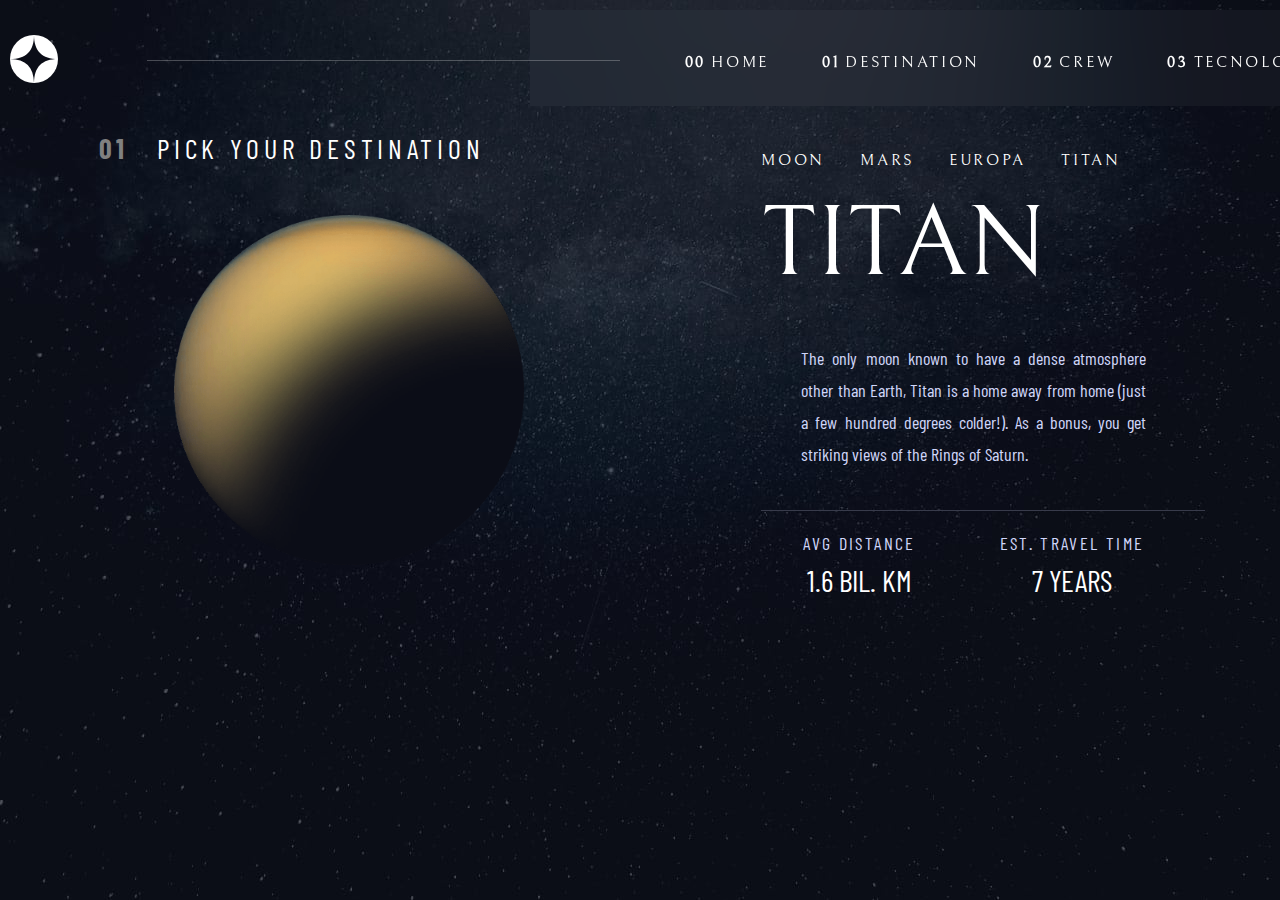
<file: starter-code/destination-titan.html>
<!DOCTYPE html>
<html lang="en">
  <head>
    <meta charset="UTF-8" />
    <meta name="viewport" content="width=device-width, initial-scale=1.0" />

    <link
      rel="icon"
      type="image/png"
      sizes="32x32"
      href="./assets/favicon-32x32.png" />

    <title>Frontend Mentor | Space tourism website</title>
    <link rel="stylesheet" href="assets/styles/style.css" />
    <link rel="stylesheet" href="assets/styles/header.css" />
    <link rel="stylesheet" href="assets/styles/content.css" />
    <link rel="stylesheet" href="assets/styles/destination.css" />
    <link rel="preconnect" href="https://fonts.googleapis.com" />
    <link rel="preconnect" href="https://fonts.gstatic.com" crossorigin />
    <link
      href="https://fonts.googleapis.com/css2?family=Bellefair&display=swap"
      rel="stylesheet" />
    <link rel="preconnect" href="https://fonts.googleapis.com" />
    <link rel="preconnect" href="https://fonts.gstatic.com" crossorigin />
    <link
      href="https://fonts.googleapis.com/css2?family=Barlow+Condensed:wght@100;200;300;400&display=swap"
      rel="stylesheet" />
  </head>
  <body>
    <main class="container_destination">
      <!-- Header and nav code starts here -->
      <header class="container_header" >
        <img src="/starter-code/assets/shared/icon-hamburger.svg" alt="burguer icon" id="burguer" onclick="clickMenu()">
        
        <nav class="container_header__nav" id="menu">
          <img src="/starter-code/assets/shared/logo.svg" alt="" class="logo" />
          <div class="retangle"></div>

          <ul class="container_header__list" id="burguer">
            <li class="container_header__item">
              <a href="/starter-code/index.html"><span >00</span>Home</a>
            </li>
            <li class="container_header__item">
              <a href="/starter-code/destination-moon.html"><span>01</span>Destination</a>
            </li>
            <li class="container_header__item">
              <a href="/starter-code/crew-commander.html"><span>02</span>Crew</a>
            </li>
            <li class="container_header__item">
              <a href="technology-vehicle.html"><span>03</span>Tecnology</a>
            </li>
          </ul>
        </nav>
        <img src="/starter-code/assets/shared/logo.svg" alt="" class="logo_mobile">
      </header>
      <!-- Header and nav code ends here -->

      <section class="container_moon">
        <div class="container_moon_title">
          <h1 class="container_moon__h1">
            <span class="container_moon__span">01</span>Pick your Destination
          </h1>
          <img
            class="container_moon__img"
            src="./assets/destination/image-titan.png"
            alt="picture about the moon" />
        </div>

        <div class="container_moon__content">
          <ul class="container_moon__list">
            <li class="container_moon__item"><a href="/starter-code/destination-moon.html">Moon</a></li>
            <li class="container_moon__item"><a href="/starter-code/destination-mars.html">Mars</a></li>
            <li class="container_moon__item"><a href="/starter-code/destination-europa.html">Europa</a></li>
            <li class="container_moon__item"><a href="/starter-code/destination-titan.html">Titan</a></li>
          </ul>
          <h1 class="container_moon__title">TITAN</h1>
          <p class="container_moon__p">
            The only moon known to have a dense atmosphere other than Earth, Titan is a home away from home (just a few hundred degrees colder!). As a bonus, you get striking views of the Rings of Saturn.
          </p>
          <div class="container_moon__retangle"></div>
          
          <div class="container_moon__details">
            <div class="container_details__distance">
              <h2 class="container_details__h2">Avg Distance</h2>
              <h1 class="container_details__h1">1.6 BIL. km</h1>
            </div>
            <div class="container_details__time">
              <h2 class="container_details__h2">Est. Travel Time</h2>
              <h1 class="container_details__h1">7 years</h1>
            </div>
          </div>
        </div>
      </section>
    </main>
    <script>
      function clickMenu() {
          if (menu.style.display == 'block') {
            menu.style.display = 'none'
          } else {
            menu.style.display = 'block'
          }
      }
    </script>
  </body>
</html>
</file>
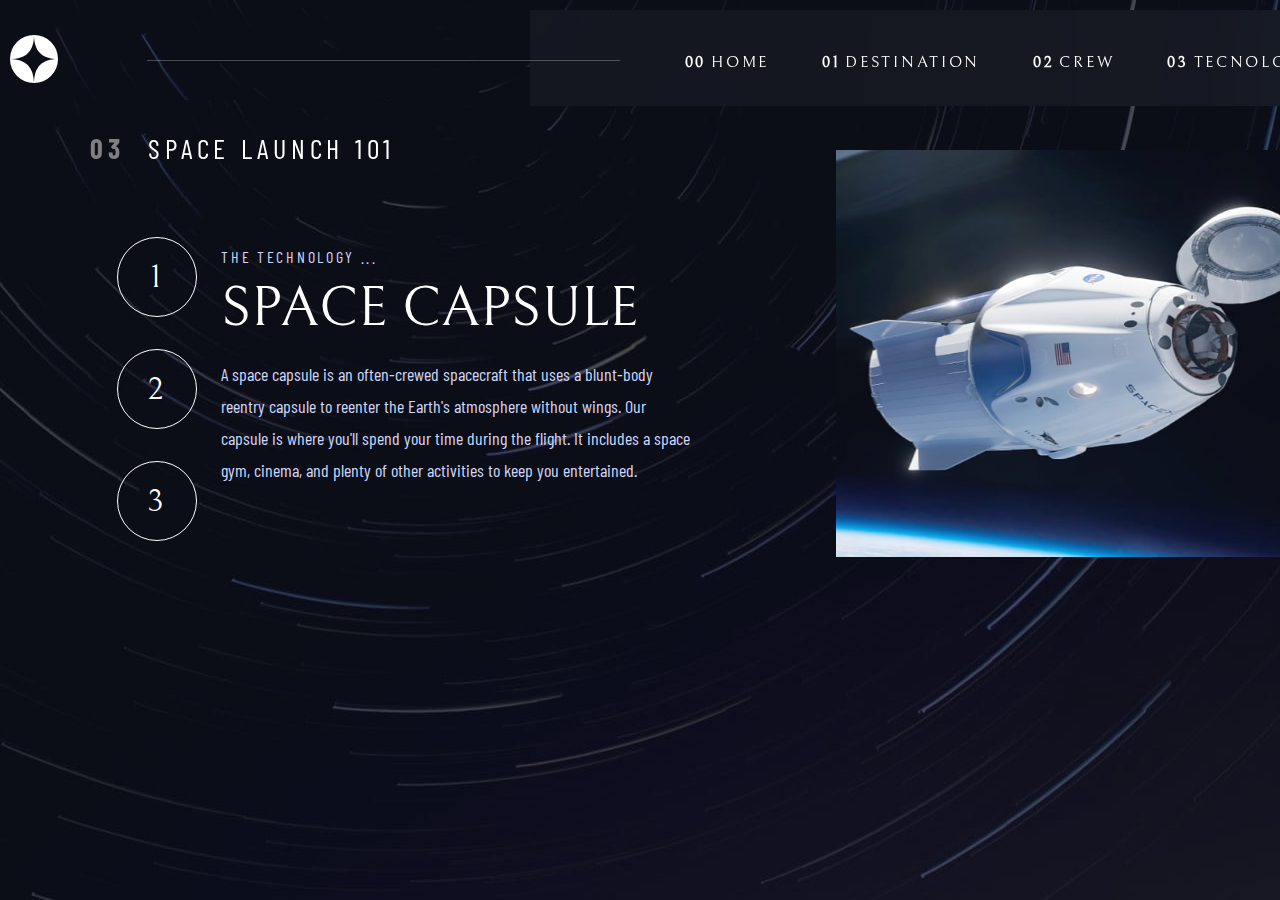
<file: starter-code/technology-capsule.html>
<!DOCTYPE html>
<html lang="en">
  <head>
    <meta charset="UTF-8" />
    <meta name="viewport" content="width=device-width, initial-scale=1.0" />

    <link
      rel="icon"
      type="image/png"
      sizes="32x32"
      href="./assets/favicon-32x32.png" />

    <title>Frontend Mentor | Space tourism website</title>
    <link rel="stylesheet" href="assets/styles/style.css" />
    <link rel="stylesheet" href="assets/styles/header.css" />
    <link rel="stylesheet" href="assets/styles/content.css" />
    <link rel="stylesheet" href="assets/styles/destination.css" />
    <link rel="stylesheet" href="assets/styles/crew.css" />
    <link rel="stylesheet" href="assets/styles/technology.css" />
    <link rel="preconnect" href="https://fonts.googleapis.com" />
    <link rel="preconnect" href="https://fonts.gstatic.com" crossorigin />
    <link
      href="https://fonts.googleapis.com/css2?family=Bellefair&display=swap"
      rel="stylesheet" />
    <link rel="preconnect" href="https://fonts.googleapis.com" />
    <link rel="preconnect" href="https://fonts.gstatic.com" crossorigin />
    <link
      href="https://fonts.googleapis.com/css2?family=Barlow+Condensed:wght@100;200;300;400&display=swap"
      rel="stylesheet" />
  </head>
  <body>
    <main class="container_technology">
      <!-- Header and nav code starts here -->
      <header class="container_header">
        <img
          src="/starter-code/assets/shared/icon-hamburger.svg"
          alt="burguer icon"
          id="burguer"
          onclick="clickMenu()" />

        <nav class="container_header__nav" id="menu">
          <img src="/starter-code/assets/shared/logo.svg" alt="" class="logo" />
          <div class="retangle"></div>

          <ul class="container_header__list" id="burguer">
            <li class="container_header__item">
              <a href="/starter-code/index.html"><span>00</span>Home</a>
            </li>
            <li class="container_header__item">
              <a href="/starter-code/destination-moon.html"
                ><span>01</span>Destination</a
              >
            </li>
            <li class="container_header__item">
              <a href="/starter-code/crew-commander.html"
                ><span>02</span>Crew</a
              >
            </li>
            <li class="container_header__item">
              <a href="technology-vehicle.html"><span>03</span>Tecnology</a>
            </li>
          </ul>
        </nav>
        <img
          src="/starter-code/assets/shared/logo.svg"
          alt=""
          class="logo_mobile" />
      </header>
      <!-- Header and nav code ends here -->

      <!-- Section code starts here -->
      <section class="container_technology">
        <div class="container_vehicles__infos">
          <div class="container_vehicles__vehicle">
            <h1 class="container_crew__h1">
              <span class="container_crew__span">03</span>Space Launch 101
            </h1>
          </div>
          <div class="container_img__landscape">
            <img
              src="/starter-code/assets/technology/image-space-capsule-landscape.jpg"
              alt="a picture about the rocket beeing launched"
              class="container_crew__img-landscape" />
          </div>
          <div class="container_vehicles__buttons">
            <ul class="container_list__items">
              <li class="container_list__item">
                <a href="/starter-code/technology-vehicle.html" class="container_list__a">1</a>
              </li>
              <li class="container_list__item">
                <a href="/starter-code/technology-spaceport.html" class="container_list__a">2</a>
              </li>
              <li class="container_list__item">
                <a href="/starter-code/technology-capsule.html" class="container_list__a">3</a>
              </li>
            </ul>
          </div>
          <div class="container_vehicles__info">
            <h2 class="container_vehicles__h2">The technology ...</h2>
            <h1 class="container_vehicles__h1">Space Capsule</h1>
            <p class="container_vehicles__p">
              A space capsule is an often-crewed spacecraft that uses a
              blunt-body reentry capsule to reenter the Earth's atmosphere
              without wings. Our capsule is where you'll spend your time during
              the flight. It includes a space gym, cinema, and plenty of other
              activities to keep you entertained.
            </p>
          </div>
          <div class="container_vehicles__picture">
            <img
              src="/starter-code/assets/technology/image-space-capsule-portrait.jpg"
              alt="a picture about the rocket beeing launched"
              class="container_crew__img" />
          </div>
        </div>
      </section>
      <!-- Section code ends here -->
    </main>
    <script>
      function clickMenu() {
        if (menu.style.display == "block") {
          menu.style.display = "none";
        } else {
          menu.style.display = "block";
        }
      }
    </script>
  </body>
</html>
</file>
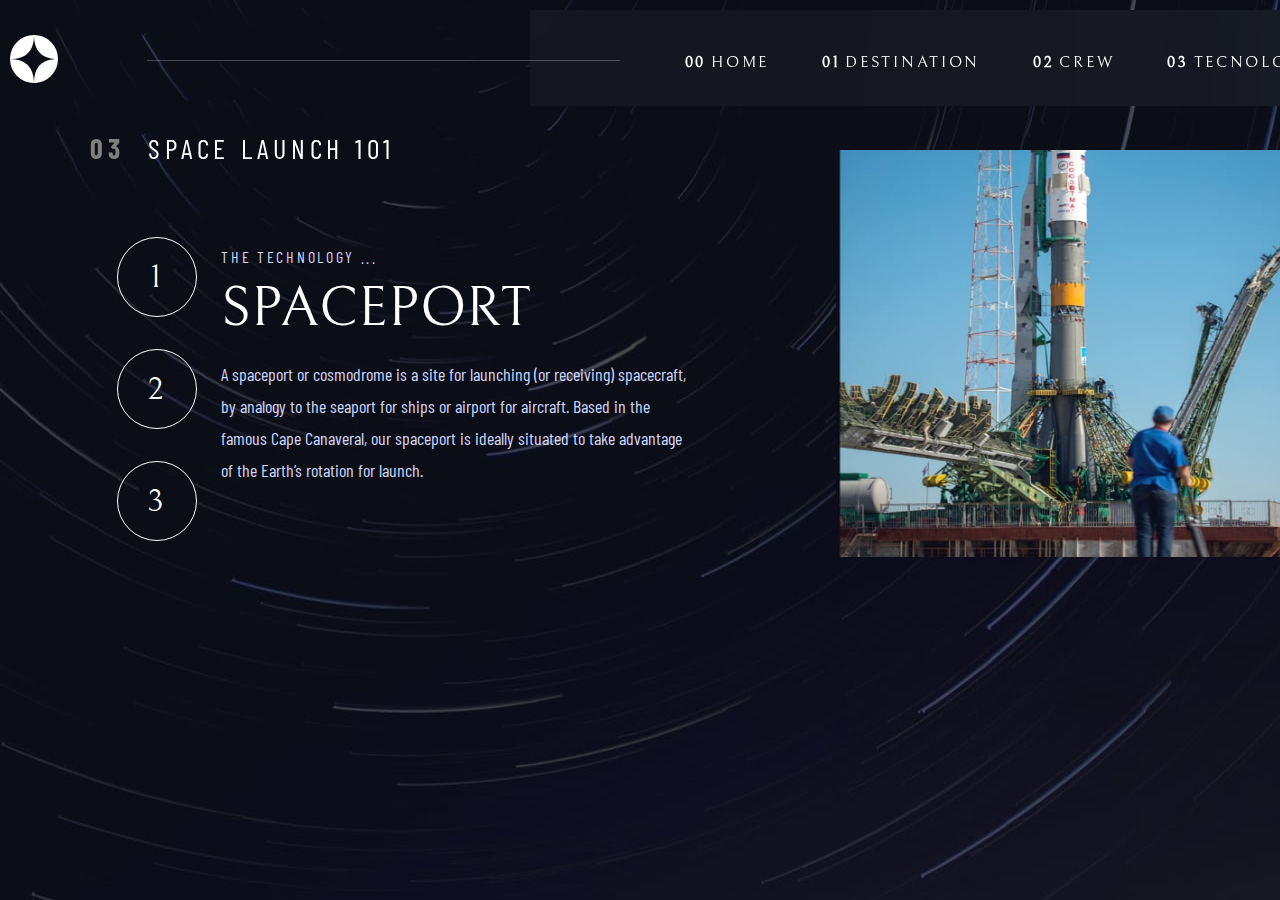
<file: starter-code/technology-spaceport.html>
<!DOCTYPE html>
<html lang="en">
  <head>
    <meta charset="UTF-8" />
    <meta name="viewport" content="width=device-width, initial-scale=1.0" />

    <link
      rel="icon"
      type="image/png"
      sizes="32x32"
      href="./assets/favicon-32x32.png" />

    <title>Frontend Mentor | Space tourism website</title>
    <link rel="stylesheet" href="assets/styles/style.css" />
    <link rel="stylesheet" href="assets/styles/header.css" />
    <link rel="stylesheet" href="assets/styles/content.css" />
    <link rel="stylesheet" href="assets/styles/destination.css" />
    <link rel="stylesheet" href="assets/styles/crew.css" />
    <link rel="stylesheet" href="assets/styles/technology.css" />
    <link rel="preconnect" href="https://fonts.googleapis.com" />
    <link rel="preconnect" href="https://fonts.gstatic.com" crossorigin />
    <link
      href="https://fonts.googleapis.com/css2?family=Bellefair&display=swap"
      rel="stylesheet" />
    <link rel="preconnect" href="https://fonts.googleapis.com" />
    <link rel="preconnect" href="https://fonts.gstatic.com" crossorigin />
    <link
      href="https://fonts.googleapis.com/css2?family=Barlow+Condensed:wght@100;200;300;400&display=swap"
      rel="stylesheet" />
  </head>
  <body>
    <main class="container_technology">
      <!-- Header and nav code starts here -->
      <header class="container_header">
        <img
          src="/starter-code/assets/shared/icon-hamburger.svg"
          alt="burguer icon"
          id="burguer"
          onclick="clickMenu()" />

        <nav class="container_header__nav" id="menu">
          <img src="/starter-code/assets/shared/logo.svg" alt="" class="logo" />
          <div class="retangle"></div>

          <ul class="container_header__list" id="burguer">
            <li class="container_header__item">
              <a href="/starter-code/index.html"><span>00</span>Home</a>
            </li>
            <li class="container_header__item">
              <a href="/starter-code/destination-moon.html"
                ><span>01</span>Destination</a
              >
            </li>
            <li class="container_header__item">
              <a href="/starter-code/crew-commander.html"
                ><span>02</span>Crew</a
              >
            </li>
            <li class="container_header__item">
              <a href="technology-vehicle.html"><span>03</span>Tecnology</a>
            </li>
          </ul>
        </nav>
        <img
          src="/starter-code/assets/shared/logo.svg"
          alt=""
          class="logo_mobile" />
      </header>
      <!-- Header and nav code ends here -->

      <!-- Section code starts here -->
      <section class="container_technology">
        <div class="container_vehicles__infos">
          <div class="container_vehicles__vehicle">
            <h1 class="container_crew__h1">
              <span class="container_crew__span">03</span>Space Launch 101
            </h1>
          </div>
          <div class="container_img__landscape">
            <img
              src="/starter-code/assets/technology/image-spaceport-landscape.jpg"
              alt="a picture about the rocket beeing launched"
              class="container_crew__img-landscape" />
          </div>
          <div class="container_vehicles__buttons">
            <ul class="container_list__items">
              <li class="container_list__item">
                <a href="/starter-code/technology-vehicle.html" class="container_list__a">1</a>
              </li>
              <li class="container_list__item">
                <a href="/starter-code/technology-spaceport.html" class="container_list__a">2</a>
              </li>
              <li class="container_list__item">
                <a href="/starter-code/technology-capsule.html" class="container_list__a">3</a>
              </li>
            </ul>
          </div>
          <div class="container_vehicles__info">
            <h2 class="container_vehicles__h2">The technology ...</h2>
            <h1 class="container_vehicles__h1">Spaceport</h1>
            <p class="container_vehicles__p">
              A spaceport or cosmodrome is a site for launching (or receiving)
              spacecraft, by analogy to the seaport for ships or airport for
              aircraft. Based in the famous Cape Canaveral, our spaceport is
              ideally situated to take advantage of the Earth’s rotation for
              launch.
            </p>
          </div>
          <div class="container_vehicles__picture">
            <img
              src="/starter-code/assets/technology/image-spaceport-portrait.jpg"
              alt="a picture about the rocket beeing launched"
              class="container_crew__img" />
          </div>
        </div>
      </section>
      <!-- Section code ends here -->
    </main>
    <script>
      function clickMenu() {
        if (menu.style.display == "block") {
          menu.style.display = "none";
        } else {
          menu.style.display = "block";
        }
      }
    </script>
  </body>
</html>
</file>
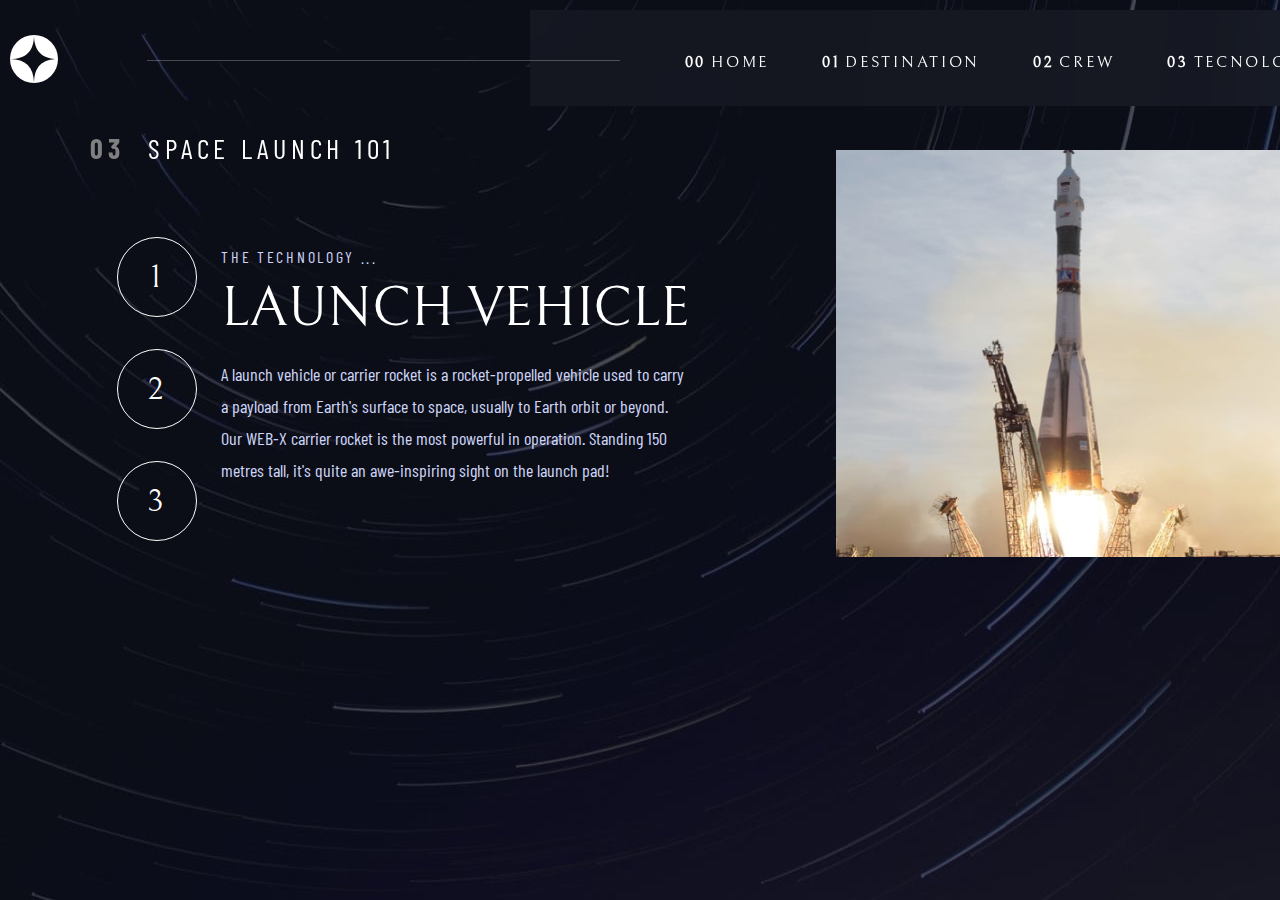
<file: starter-code/technology-vehicle.html>
<!DOCTYPE html>
<html lang="en">
  <head>
    <meta charset="UTF-8" />
    <meta name="viewport" content="width=device-width, initial-scale=1.0" />

    <link
      rel="icon"
      type="image/png"
      sizes="32x32"
      href="./assets/favicon-32x32.png" />

    <title>Frontend Mentor | Space tourism website</title>
    <link rel="stylesheet" href="assets/styles/style.css" />
    <link rel="stylesheet" href="assets/styles/header.css" />
    <link rel="stylesheet" href="assets/styles/content.css" />
    <link rel="stylesheet" href="assets/styles/destination.css" />
    <link rel="stylesheet" href="assets/styles/crew.css" />
    <link rel="stylesheet" href="assets/styles/technology.css" />
    <link rel="preconnect" href="https://fonts.googleapis.com" />
    <link rel="preconnect" href="https://fonts.gstatic.com" crossorigin />
    <link
      href="https://fonts.googleapis.com/css2?family=Bellefair&display=swap"
      rel="stylesheet" />
    <link rel="preconnect" href="https://fonts.googleapis.com" />
    <link rel="preconnect" href="https://fonts.gstatic.com" crossorigin />
    <link
      href="https://fonts.googleapis.com/css2?family=Barlow+Condensed:wght@100;200;300;400&display=swap"
      rel="stylesheet" />
  </head>
  <body>
    <main class="container_technology">
      <!-- Header and nav code starts here -->
      <header class="container_header">
        <img
          src="/starter-code/assets/shared/icon-hamburger.svg"
          alt="burguer icon"
          id="burguer"
          onclick="clickMenu()" />

        <nav class="container_header__nav" id="menu">
          <img src="/starter-code/assets/shared/logo.svg" alt="" class="logo" />
          <div class="retangle"></div>

          <ul class="container_header__list" id="burguer">
            <li class="container_header__item">
              <a href="/starter-code/index.html"><span>00</span>Home</a>
            </li>
            <li class="container_header__item">
              <a href="/starter-code/destination-moon.html"
                ><span>01</span>Destination</a
              >
            </li>
            <li class="container_header__item">
              <a href="/starter-code/crew-commander.html"
                ><span>02</span>Crew</a
              >
            </li>
            <li class="container_header__item">
              <a href="/starter-code/technology-vehicle.html"><span>03</span>Tecnology</a>
            </li>
          </ul>
        </nav>
        <div class="container_header__logo-mobile">
          <img
            src="/starter-code/assets/shared/logo.svg"
            alt=""
            class="logo_mobile" />
        </div>
      </header>
      <!-- Header and nav code ends here -->

      <!-- Section code starts here -->
      <section class="container_technology">
        <div class="container_vehicles__infos">
          <div class="container_vehicles__vehicle">
            <h1 class="container_crew__h1">
              <span class="container_crew__span">03</span>Space Launch 101
            </h1>
          </div>
          <div class="container_img__landscape">
            <img
              src="/starter-code/assets/technology/image-launch-vehicle-landscape.jpg"
              alt="a picture about the rocket beeing launched"
              class="container_crew__img-landscape" />
          </div>
          <div class="container_vehicles__buttons">
            <ul class="container_list__items">
              <li class="container_list__item">
                <a
                  href="/starter-code/technology-vehicle.html"
                  class="container_list__a"
                  >1</a
                >
              </li>
              <li class="container_list__item">
                <a
                  href="/starter-code/technology-spaceport.html"
                  class="container_list__a"
                  >2</a
                >
              </li>
              <li class="container_list__item">
                <a
                  href="/starter-code/technology-capsule.html"
                  class="container_list__a"
                  >3</a
                >
              </li>
            </ul>
          </div>
          <div class="container_vehicles__info">
            <h2 class="container_vehicles__h2">The technology ...</h2>
            <h1 class="container_vehicles__h1">Launch Vehicle</h1>
            <p class="container_vehicles__p">
              A launch vehicle or carrier rocket is a rocket-propelled vehicle
              used to carry a payload from Earth's surface to space, usually to
              Earth orbit or beyond. Our WEB-X carrier rocket is the most
              powerful in operation. Standing 150 metres tall, it's quite an
              awe-inspiring sight on the launch pad!
            </p>
          </div>
          <div class="container_vehicles__picture">
            <img
              src="/starter-code/assets/technology/image-launch-vehicle-portrait.jpg"
              alt="a picture about the rocket beeing launched"
              class="container_crew__img" />
          </div>
        </div>
      </section>
      <!-- Section code ends here -->
    </main>
    <script>
      function clickMenu() {
        if (menu.style.display == "block") {
          menu.style.display = "none";
        } else {
          menu.style.display = "block";
        }
      }
    </script>
  </body>
</html>
</file>
<file: starter-code/assets/styles/style.css>
* {
  margin: 0;
  padding: 0;
  box-sizing: border-box;
}

:root {
  --dark-blue: #0b0d17;
  --light-blue: #d0d6f9;
  --text-color: #ffffff;
  --main-font: "Bellefair";
  --second-font: "Barlow Condensed";
}

.container {
  background-image: url(../home/background-home-desktop.jpg);
  background-size: cover;
  background-position: center;
  background-repeat: no-repeat;
  width: 100vw;
  height: 100vh;
  overflow: hidden;
}

.container_destination {
  background-image: url(../destination/background-destination-desktop.jpg);
  background-size: cover;
  background-position: center;
  background-repeat: no-repeat;
  width: 100%;
  height: 100vh;
  overflow: hidden;
}

.container_crew {
  background-image: url(../crew/background-crew-desktop.jpg);
  background-size: cover;
  background-position: center;
  background-repeat: no-repeat;
  width: 100%;
  height: 100vh;
  overflow: hidden;
}

.container_technology {
  background-image: url(../technology/background-technology-desktop.jpg);
  background-size: cover;
  background-position: center;
  background-repeat: no-repeat;
  width: 100%;
  height: 100vh;
  overflow: hidden;
}

ul {
  list-style: none;
}

@media screen and (max-width: 414px) {
  .container {
    background-image: url(../home/background-home-desktop.jpg);
    background-size: cover;
    background-position: center;
    background-repeat: no-repeat;
    width: 395px;
    height: 900px;
    overflow: hidden;
  }

  .container_destination {
    background-image: url(../destination/background-destination-desktop.jpg);
    background-size: cover;
    background-position: center;
    background-repeat: no-repeat;
    width: 395px;
    height: 1060px;
    overflow: hidden;
  }

  .container_crew {
    background-image: url(../crew/background-crew-desktop.jpg);
    background-size: cover;
    background-position: center;
    background-repeat: no-repeat;
    width: 100%;
    height: 100vh;
    overflow: hidden;
  }
}
</file>
<file: starter-code/assets/styles/header.css>
img#burguer {
  display: none;
}

.logo_mobile {
  display: none;
}

.container_header__nav {
  display: flex;
  flex-direction: row;
  justify-content: space-between;
  width: 1385px;
  height: 100px;
}

.container_header__list {
  color: white;
  font-family: var(--main-font);
  font-style: normal;
  font-weight: 400;
  font-size: 16px;
  line-height: 19px;
  letter-spacing: 2.7px;
  display: flex;
  justify-content: space-between;
  gap: 48px;
  text-transform: uppercase;
  padding: 38px 65px 38px 65px;
  margin: 10px 6px 10px 0;
  background-color: rgba(255, 255, 255, 0.04);
  backdrop-filter: blur(40.7742px);
  height: 96px;
  padding-left: 150px;
}

a {
  color: white;
  text-decoration: none;
  font-family: var(--main-font);
}

.container_header__item:hover {
  border-bottom: 4px solid white;
  padding-bottom: 52px;
}

span {
  font-weight: bolder;
  display: inline-flex;
  justify-content: space-around;
  margin: 5px;
}

.logo {
  width: 48px;
  height: 48px;
  margin-top: 35px;
  margin-left: 10px;
}

.retangle {
  mix-blend-mode: normal;
  opacity: 0.25;
  position: absolute;
  width: 473px;
  height: 1px;
  left: 147px;
  top: 60px;
  z-index: 1;
  color: white;
  background-color: white;
}

/* Desktop */
@media screen and (min-width: 1400px) {
  .container_header {
    display: flex;
    justify-content: end;
  }

  .logo {
    display: flex;
    margin-left: -500px;
  }

  .retangle {
    width: 973px;
    height: 1px;
  }
}

/* Tablet */
@media screen and (max-width: 768px) {
  span {
    display: none;
  }

  .container_header {
    display: flex;
  }
  .container_header__list {
    display: flex;
    font-size: 14px;
    justify-content: center;
    gap: 28px;
    text-transform: uppercase;
    padding: 38px 135px 38px 65px;
    margin: 0 0 10px 0;
    width: 490px;
    height: 96px;
    padding-left: 150px;
  }

  .retangle {
    display: none;
  }
}

/* Mobile */
@media screen and (max-width: 414px) {
  .container_header__nav {
    display: none;
  }

  img#burguer {
    display: block;
    width: 25px;
    height: 24px;
    cursor: pointer;
    margin-top: 33px;
    margin-left: 24px;
  }

  img#burguer:hover {
    background-color: rgba(255, 255, 255, 0.109);
    backdrop-filter: blur(40.7742px);
  }

  .logo {
    display: none;
  }

  .container_header__logo-mobile {
    display: flex;
    justify-content: end;
    width: 340px;
    height: 50px;
    padding-top: 3px;
    margin-top: 20px;
  }

  .logo_mobile {
    display: flex;
    width: 40px;
    height: 40px;
    background-color: green;
  }

  span {
    display: inline;
    justify-content: space-between;
    padding-right: 11px;
  }

  .container_header__list {
    display: inline-block;
    color: white;
    font-family: var(--main-font);
    font-style: normal;
    font-weight: 400;
    font-size: 16px;
    line-height: 19px;
    letter-spacing: 2.7px;
    justify-content: space-between;
    gap: 58px;
    text-transform: uppercase;
    padding: 38px 85px 38px 65px;
    background-color: rgba(255, 255, 255, 0.04);
    backdrop-filter: blur(96.7742px);
    width: 284px;
    height: 377px;
    text-align: right;
  }

  .container_header__item {
    display: flex;
    justify-content: space-between;
    margin-bottom: 52px;
    margin-left: 10px;
    margin-top: 6px;
    position: static;
  }

  .container_header__item:hover {
    border-bottom: none;
    border-right: 4px solid white;
    padding-right: 205px;
    width: 4px;
    height: 1px;
  }
}
</file>
<file: starter-code/assets/styles/content.css>
.container_content {
  color: white;
  display: flex;
}

.container_content__text {
  width: 450px;
  height: 382px;
  left: 165px;
  top: 387px;
  margin-top: 55px;
  margin-left: 60px;
}

.container_content__title {
  height: 34px;
  margin-left: 60px;
  margin-top: 50px;
  font-family: var(--second-font);
  font-style: normal;
  font-weight: 400;
  font-size: 28px;
  line-height: 34px;
  letter-spacing: 4.725px;
  color: #d0d6f9;
}

.container_content__titleSpace {
  height: 172px;
  font-family: "Bellefair";
  margin-left: 60px;
  font-size: 150px;
  font-style: normal;
  font-weight: 400;
  line-height: 172px;
  color: #ffffff;
}

.container_content__p {
  font-family: var(--second-font);
  font-style: normal;
  font-weight: 400;
  font-size: 21px;
  line-height: 32px;
  margin-left: 66px;
}

.container_content__circle {
  width: 274px;
  height: 274px;
  left: 1001px;
  top: 496px;
  margin-left: 500px;
  margin-top: 200px;
  border-radius: 1px solid white;
  color: #0b0d17;

  font-family: var(--main-font);
  font-style: normal;
  font-weight: 400;
  font-size: 32px;
  line-height: 37px;

  letter-spacing: 2px;
  background-color: #ffffff;
  box-shadow: 0 0 20px 1px rgba(151, 120, 120, 0.27);
  width: 274px;
  height: 274px;
  border-radius: 50%;
  display: flex;
  justify-content: center;
  align-items: center;
}

.container_content__explore a {
  color: black;
  font-family: var(--main-font);
  font-style: normal;
  font-weight: 400;
  font-size: 32px;
  line-height: 37px;
  align-items: center;
}

.container_content__circle:hover {
  background-color: #fff;
  box-shadow: 0 0 0 55px rgb(92, 91, 91);
  transition: all 1s ease-in-out;

  height: 250px;
  width: 250px;
  opacity: 90.36%;
}

/* Desktop */
@media screen and (min-width: 1400px) {
  .container_content__text {
    width: 800px;
    height: 500px;
    text-align: left;
    margin-top: 290px;
  }

  .container_content__circle {
    margin-top: 340px;
  }
}

/* Tablet */
@media screen and (max-width: 768px) {
  .container_content {
    display: block;
    justify-content: center;
    align-items: center;
    text-align: center;
  }

  .container_content__text {
    display: block;
    width: 600px;
    text-align: center;
    margin-top: 106px;
  }

  .container_content__titleSpace {
    margin-top: 26px;
    margin-bottom: 24px;
  }

  .container_content__circle {
    margin: 69px 0 0 260px;
  }
}

/* Mobile */
@media screen and (max-width: 414px) {
  .container_content {
    display: inline-block;
    justify-content: center;
    text-align: center;
  }

  .container_content__title {
    width: 500px;
    height: 100px;
    padding: 10px;
    margin-left: -110px;
    text-align: center;
    font-size: 16px;
  }

  .container_content__titleSpace {
    width: 500px;
    height: 100px;
    padding: 10px;
    margin-left: -110px;
    text-align: center;
    font-size: 80px;
    margin-top: -50px;
  }

  .container_content__p {
    width: 500px;
    height: 100px;
    padding: 60px;
    margin-left: -110px;
    text-align: center;
    font-size: 15px;
  }

  .container_content__circle {
    width: 150px;
    height: 150px;
    margin-left: 130px;
    margin-top: -10px;
    text-align: center;

  }

  .container_content__circle:hover {
    background-color: #fff;
    box-shadow: 0 0 0 35px rgb(92, 91, 91);
    transition: all 1s ease-in-out;
  
    height: 155px;
    width: 155px;
    opacity: 90.36%;
  }
}
</file>
<file: starter-code/assets/styles/destination.css>
.container_moon {
  display: flex;
  justify-content: center;
  gap: 157px;
  text-align: center;
}

.container_moon__span {
  color: gray;
  font-family: var(--second-font);
  font-size: 28px;
  line-height: 34px;
  letter-spacing: 4.725px;
}

.container_moon__h1 {
  color: white;
  font-family: var(--second-font);
  font-style: normal;
  font-size: 28px;
  font-weight: 400;
  line-height: 34px;
  letter-spacing: 4.725px;
  text-transform: uppercase;
  justify-content: center;
  padding-bottom: 45px;
  margin-top: 26px;
  margin-right: 120px;
}

.container_moon__h1 span {
  margin-right: 28px;
}

.container_moon__img {
  width: 350px;
  height: 350px;
  text-align: right;
}

.container_moon__content {
  width: 425px;
  height: 35px;
  margin-bottom: 118px;
  margin-top: 14px;
}

.container_moon__list {
  color: white;
  display: flex;
  gap: 35px;
  font-family: var(--second-font);
  font-style: normal;
  font-weight: 400;
  font-size: 16px;
  line-height: 19px;
  letter-spacing: 2.7px;
  text-transform: uppercase;
  margin-top: 35px;
}

.container_moon__item a:hover {
  border-bottom: 3px solid white;
  padding-bottom: 12px;
}

.container_moon__title {
  color: white;
  font-family: var(--main-font);
  font-size: 100px;
  font-weight: 400;
  font-style: normal;
  line-height: 115px;
  text-align: start;
  margin-top: 17px;
}

.container_moon__p {
  font-family: var(--second-font);
  font-style: normal;
  font-weight: 400;
  font-size: 18px;
  line-height: 32px;
  flex-wrap: wrap;
  margin: 20px;
  padding: 20px;
  text-align: justify;

  color: #d0d6f9;
}

.container_moon__retangle {
  background-color: #383b4b;
  width: 444px;
  height: 1px;
  display: flex;
  align-items: center;
  text-align: center;
  margin-bottom: 24px;
}

.container_moon__details {
  display: flex;
  justify-content: space-around;
  text-align: center;
}

.container_details__h2 {
  color: #d0d6f9;
  font-family: var(--second-font);
  font-style: normal;
  font-size: 18px;
  font-weight: 400;
  line-height: 17px;
  letter-spacing: 2.3625px;
  text-transform: uppercase;
  margin-bottom: 12px;
}

.container_details__h1 {
  color: white;
  font-family: var(--second-font);
  font-weight: 400;
  font-size: 30px;
  font-style: normal;
  line-height: 32px;
  text-transform: uppercase;
}

/* Desktop */
@media screen and (min-width: 1400px) {
  .container_moon_title {
    margin-top: 50px;
    width: 750px;
    height: 500px;
  }

  .container_moon__h1 {
    text-align: left;
  }

  .container_moon__img {
    width: 450px;
    height: 410px;
    margin-top: 50px;
  }

  .container_moon__content {
    margin-top: 140px;
  }
}

/* Tablet */
@media screen and (max-width: 768px) {
  .container_moon {
    display: block;
    height: 1400px;
  }

  .container_moon__h1 {
    display: flex;
    justify-content: left;
    margin-left: 47px;
    margin-top: 20px;
  }

  .container_moon__content {
    width: 700px;
    height: 600px;
    margin-left: 30px;
  }

  .container_moon__list {
    display: flex;
    justify-content: center;
    margin-bottom: 32px;
  }

  .container_moon__title {
    display: flex;
    justify-content: center;
    margin-bottom: 8px;
  }

  .container_moon__p {
    display: flex;
    justify-content: center;
    text-align: center;
    margin-bottom: 9px;
  }

  .container_moon__retangle {
    background-color: #383b4b;
    width: 644px;
    height: 1px;
    margin-left: 40px;
  }
}

/* Mobile */
@media screen and (max-width: 414px) {
  .container_moon__img {
    width: 190px;
    height: 190px;
  }

  .container_moon__content {
    display: block;
  }

  .container_moon__list {
    width: 360px;
    display: flex;
    justify-content: center;
  }

  .container_moon__title {
    width: 350px;
    display: flex;
    justify-content: center;
    font-size: 56px;
    margin-top: -30px;
  }

  .container_moon__p {
    width: 300px;
    margin-top: -20px;
  }

  .container_moon__retangle {
    display: flex;
    width: 300px;
  }

  .container_moon__details {
    display: block;
    width: 340px;
  }

  .container_details__distance {
    margin-bottom: 40px;
  }

  .container_destination {
    width: 100%;
    height: 140vh;
  }

  
}
</file>
<file: starter-code/assets/styles/crew.css>
.container_crew__infos {
  display: flex;
  justify-content: center;
  text-align: center;
}

.container_crew__info {
  display: block;
  justify-content: left;
  text-align: left;
}

.container_crew__h1 {
  color: white;
  font-family: var(--second-font);
  font-style: normal;
  font-size: 28px;
  font-weight: 400;
  line-height: 34px;
  letter-spacing: 4.725px;
  text-transform: uppercase;
  justify-content: center;
  padding-bottom: 45px;
  margin-top: 26px;
}

.container_crew__span {
  color: gray;
  font-family: var(--second-font);
  font-size: 28px;
  line-height: 34px;
  letter-spacing: 4.725px;
}

.container_crew__person {
  font-family: var(--main-font);
  font-style: normal;
  font-weight: 400;
  font-size: 32px;
  line-height: 37px;
  text-transform: uppercase;
  color: #ffffff;
  mix-blend-mode: normal;
  opacity: 0.5;
  margin-top: 15px;
}

.container_crew__name {
  font-family: var(--main-font);
  font-style: normal;
  font-weight: 400;
  font-size: 56px;
  line-height: 64px;
  text-transform: uppercase;
  color: #ffffff;
}

.container_crew__p {
  font-family: var(--second-font);
  font-style: normal;
  font-weight: 400;
  font-size: 18px;
  line-height: 32px;
  color: #d0d6f9;
  text-align: left;
  padding: 27px 0 0px 0;
  width: 575px;
}

.container_crew__carousel {
  display: flex;
  justify-content: left;
  align-items: end;
  position: fixed;
  gap: 24px;
  width: 900px;
  height: 530px;
  position: fixed;
  padding-bottom: 30px;
}

.container_crew__carouselButton {
  background: gray;
  width: 15px;
  height: 15px;
  border-radius: 50%;
  border-style: none;
}

.container_crew__carouselButton:hover {
  background: rgb(211, 211, 211);
  cursor: pointer;
}

.container_crew__pilot {
  width: 468.07px;
  height: 500px;
  margin-top: 50px;
  margin-left: 10px;
}

.container_crew__img {
  width: 568.07px;
  height: 712px;
  text-align: center;
}

/* Desktop */
@media screen and (min-width: 1400px) {
  .container_crew__info {
    margin-top: 70px;
  }

  .container_crew__h1 {
    margin-bottom: 154px;
  }

  .container_crew__person {
    margin-bottom: 15px;
  }

  .container_crew__name {
    margin-bottom: 27px;
  }

  .container_crew__carousel {
    display: flex;
    justify-content: left;
    align-items: end;
    position: fixed;
    gap: 24px;
    width: 1560px;
    height: 830px;
    position: fixed;
    padding-bottom: 30px;
  }

  .container_crew__img {
    width: 968.07px;
    height: 912px;
  }

  .container_crew__pilot {
    width: 668.07px;
    height: 800px;
    align-self: flex-end;
  }
}

/* Tablet */
@media screen and (max-width: 768px) {
  .container_crew__infos {
    display: block;
  }

  .container_crew__h1 {
    display: flex;
    justify-content: left;
    margin-left: 38px;
  }

  .container_crew__person {
    display: flex;
    justify-content: center;
    margin-bottom: 8px;
  }

  .container_crew__name {
    display: flex;
    justify-content: center;
    margin-bottom: 16px;
  }

  .container_crew__p {
    margin-left: 25px;
    margin-bottom: 15px;
    width: 700px;
    padding: 10px 90px 10px 90px;
    height: 78px;
    display: flex;
    justify-content: center;
    text-align: center;
  }

  .container_crew__carousel {
    width: 700px;
    margin-left: 25px;
    margin-top: 50px;
    display: flex;
    justify-content: center;
    align-items: start;
  }

  .container_crew__img {
    width: 700px;
    margin-left: 25px;
    margin-top: 61px;
  }
}

/* Mobile */
@media screen and (max-width: 414px) {
  .container_crew__infos {
    display: none;
    /* flex-direction: column; */
  }

  .container_crew__span {
    display: none;
  }

  .container_crew__h1 {
    width: 340px;
    height: 20px;
    display: flex;
    justify-content: center;
    text-align: center;
  }

  .container_crew__infos-mobile {
    display: flex;
    flex-direction: column;
  }

  .container_crew__img {
    display: block;
    width: 367.12px;
    height: 300px;
    margin-top: -32px;
  }
  .container_crew__pilot {
    width: 177.12px;
    height: 306px;
    text-align: center;
  }

  .container_crew__retangle {
    width: 327px;
    height: 5px;
    display: flex;
    z-index: 1;
    margin-top: -6px;
  }

  .container_crew__carousel {
    width: 360px;
    height: 50px;
    display: flex;
    justify-content: center;
    align-items: end;
    top: 450px;
  }

  .container_crew__info-mobile {
    margin-top: 160px;
    width: 327px;
    height: 212px;
  }

  .container_crew__person {
    font-weight: 400;
    font-size: 16px;
    line-height: 18px;
    text-align: center;
    width: 390px;
    margin-left: 10px;
    margin-top: -10px;
  }

  .container_crew__name {
    font-size: 24px;
    line-height: 28px;
    width: 390px;
    margin-left: 10px;
  }

  .container_crew__p {
    width: 390px;
    height: 100px;
    margin-top: -8px;
    margin-left: 10px;
    font-size: 15px;
    display: flex;
    text-align: center;
    padding-left: 3px;
    padding-right: 3px;
    padding-bottom: 10px;
  }
}
</file>
<file: starter-code/assets/styles/technology.css>
.container_vehicles__vehicle {
  position: absolute;
  padding-right: 800px;
}

.container_crew__span {
  margin-right: 24px;
}

.container_vehicles__infos {
  display: flex;
  justify-content: space-around;
  text-align: left;
}

.container_vehicles__info {
  width: 470px;
  height: 303px;
  margin-top: 79px;
  padding-top: 68px;
}

.container_vehicles__buttons {
  margin-top: 137px;
  margin-left: 80px;
}

.container_list__item {
  color: rgb(253, 250, 250);
  background-color: transparent;
  width: 80px;
  height: 80px;
  border-radius: 50%;
  text-align: center;
  display: flex;
  align-items: center;
  justify-content: center;
  border: 1px solid white;
  font-family: var(--main-font);
  font-style: normal;
  font-weight: 400;
  font-size: 32px;
  line-height: 37px;
  letter-spacing: 2px;
  margin-bottom: 32px;
}
.container_list__item:hover,
.container_list__a:hover {
  background: white;
  color: black;
}

.container_vehicles__h2 {
  font-family: var(--second-font);
  font-style: normal;
  font-weight: 400;
  font-size: 16px;
  line-height: 19px;
  letter-spacing: 2.7px;
  color: #d0d6f9;
  text-transform: uppercase;
  margin-bottom: 11px;
}

.container_vehicles__h1 {
  font-family: var(--main-font);
  font-style: normal;
  font-weight: 400;
  font-size: 56px;
  line-height: 64px;
  color: #ffffff;
  text-transform: uppercase;
  margin-bottom: 17px;
}

.container_vehicles__p {
  font-family: var(--second-font);
  font-style: normal;
  font-weight: 400;
  font-size: 18px;
  line-height: 32px;
  color: #d0d6f9;
}

.container_vehicles__picture {
  width: 552px;
  height: 858px;
}

.container_crew__img {
  margin-left: 120px;
  width: 465px;
  height: 497px;
  padding-top: 50px;
  padding-bottom: 40px;
}

.container_crew__img-landscape {
  display: none;
}

/* Desktop */
@media screen and (min-width: 1400px) {
  .container_crew__h1 {
    width: 700px;
    margin-bottom: 137px;
  }

  .container_vehicles__buttons {
    margin-top: 300px;
    margin-right: 80px;
  }

  .container_vehicles__info {
    margin-top: 230px;
  }

  .container_vehicles__picture {
    width: 1200px;
    display: flex;
    justify-content: right;
  }

  .container_crew__img {
    width: 615px;
    height: 727px;
    margin-top: 82px;
  }
}

/* Tablet */
@media screen and (max-width: 768px) {
  .container_crew__h1 {
    display: flex;
    width: 400px;
  }

  .container_vehicles__infos {
    display: inline-block;
  }

  .container_vehicles__buttons {
    display: flex;
    justify-content: center;
    padding: 10px;
    width: 600px;
    height: 100px;
  }

  .container_list__items {
    display: flex;
    justify-content: left;
    padding: 5px;
    margin-top: -106px;
  }

  .container_list__item {
    padding: 16px;
    margin-left: 16px;
  }

  .container_vehicles__info {
    margin-left: 40px;
    margin-top: -120px;
    width: 700px;
    display: block;
    text-align: center;
  }

  .container_crew__img {
    display: none;
  }

  .container_crew__img-landscape {
    display: block;
    margin-top: 150px;
  }
}

/* Mobile */
@media screen and (max-width: 414px) {
  .container_vehicles__infos {
    width: 370px;
    height: 100px;
    margin-left: 10px;
    justify-self: end;
  }

  .container_crew__h1 {
    width: 330px;
    height: 100px;
  }

  .container_img__landscape {
    display: flex;
    justify-content: center;
  }

  .container_crew__img-landscape {
    width: 405px;
    height: 200px;
  }

  .container_vehicles__buttons {
    width: 222px;
    height: 20px;
  }

  .container_vehicles__info {
    width: 305px;
    height: 200px;
    margin-top: -6px;
  }

  .container_technology {
    width: 100%;
    height: 1100px;
  }
}
</file>
